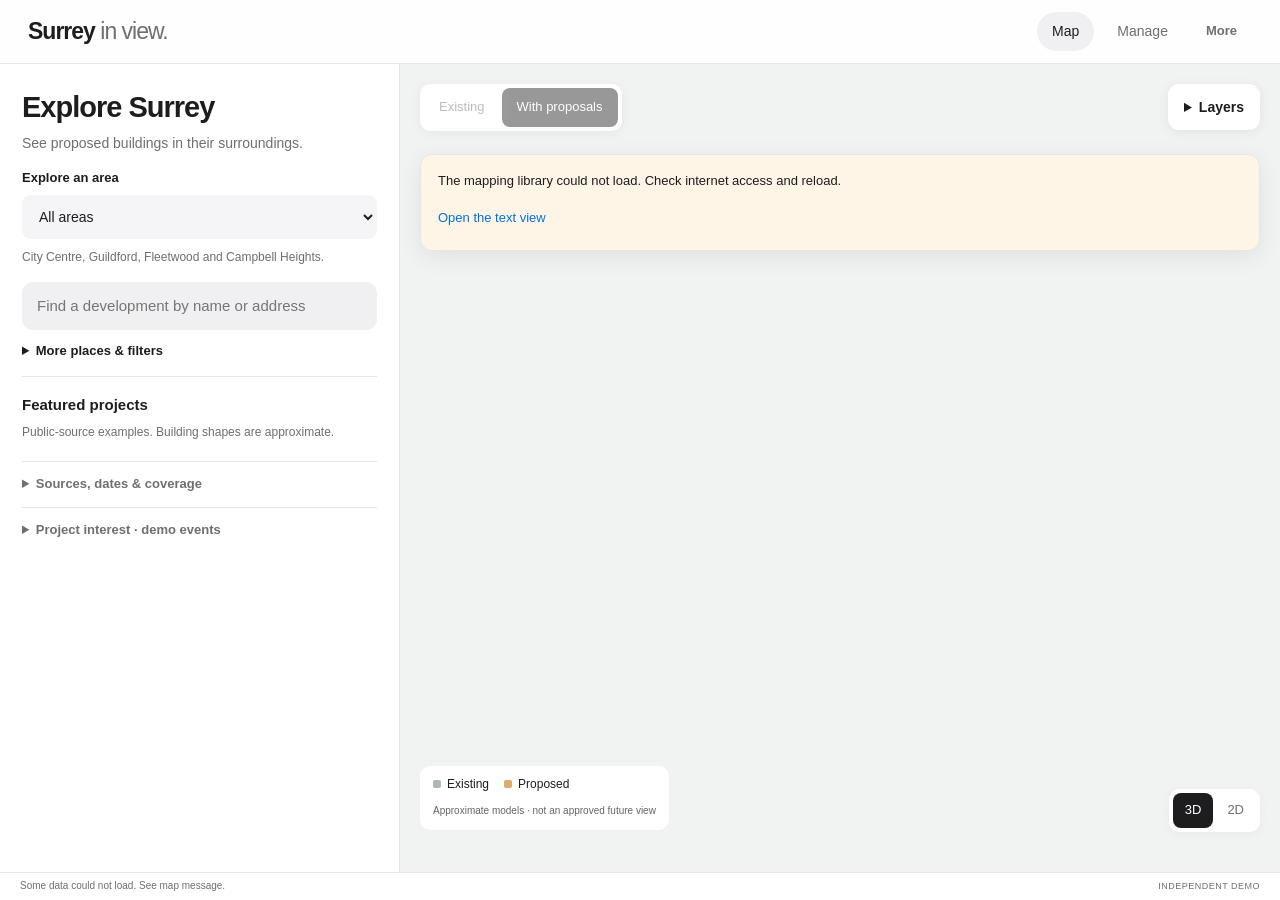
<file: index.html>
<!doctype html><html lang="en"><head><script defer src="browser-workspace.js?v=20260930"></script><meta name="robots" content="noindex,nofollow,noarchive"><meta charset="utf-8"><meta name="viewport" content="width=device-width, initial-scale=1"><meta name="theme-color" content="#ffffff"><title>Surrey in view · Development map</title><link rel="icon" href="data:,"><link rel="stylesheet" href="https://js.arcgis.com/4.34/esri/themes/light/main.css"><link rel="stylesheet" href="map.css?v=back-button-20260930"><script>window.__appErrors=[];addEventListener('error',e=>window.__appErrors.push(e.message));addEventListener('unhandledrejection',e=>window.__appErrors.push(String(e.reason)));</script><script defer src="https://js.arcgis.com/4.34/"></script><script defer src="travel-links.js"></script><script defer src="address-search.js?v=food-shopping-20260930"></script><script defer src="staff-transport.js?v=20260930"></script><script defer src="demo-publishing.js?v=20260930"></script><script defer src="nearby.js?v=inventory-audit-20260930"></script><script defer src="event-demo.js"></script><script defer src="category-menu.js?v=banks-20261001"></script><script defer src="app.js?v=staff-pins-20261001"></script></head>
<body><a class="skip" href="#project-information">Skip to project information</a><a class="skip" href="accessible.html">Open the text view</a><header><a href="./" class="brand">Surrey <span>in view.</span></a><nav class="demo-nav" aria-label="Main navigation"><a href="./" aria-current="page">Map</a><a href="staff.html">Manage</a><details class="nav-more"><summary>More</summary><div><a href="accessible.html">Text view</a><a href="#source-details">Sources</a></div></details></nav></header>
<main><aside id="project-information" tabindex="-1" class="sidebar" aria-label="Projects and directions"><div id="browse-panel"><div class="sidebar-heading"><h1>Explore Surrey</h1><p>See proposed buildings in their surroundings.</p></div><label for="area">Explore an area</label><select id="area"><option value="surrey">All areas</option><option value="centre">City Centre</option><option value="guildford">Guildford</option><option value="fleetwood">Fleetwood</option><option value="campbell">Campbell Heights</option></select><p id="area-context" class="secondary area-context">City Centre, Guildford, Fleetwood and Campbell Heights.</p><label class="sr-only" for="search">Find a development</label><input id="search" class="search-input" type="search" placeholder="Find a development by name or address"><p id="model-count" class="secondary" role="status">Loading 3D examples…</p><details class="filter-options"><summary>More places & filters</summary><div class="segmented browse-scope" role="group" aria-label="Project list"><button id="scope-examples" aria-pressed="true">Featured</button><button id="scope-all" aria-pressed="false">All 3D projects</button></div><label for="browse-data">Browse</label><select id="browse-data"><option value="developments">Development applications</option><option value="bus-routes">Bus routes</option><option value="bus-stops">Bus stops</option><option value="skytrain-stations">SkyTrain stations</option><option value="truck-routes">Truck routes & restrictions</option><option value="bike-routes">Cycling routes</option><option value="bike-parking">Bike parking</option><option value="destinations">Nearby places</option><option value="parks">Parks</option><option value="outdoor-recreation">Outdoor recreation</option><option value="playgrounds">Playgrounds</option></select><label for="status-filter">Status</label><select id="status-filter"><option value="">All statuses</option></select></details><div class="list-heading"><h2 id="list-title">Featured projects</h2><span id="count"></span><span id="list-announcement" class="sr-only" role="status"></span></div><p id="list-note" class="secondary">Public-source examples. Building shapes are approximate.</p><div id="projects" tabindex="-1"></div><button id="load-more" class="outline-button" hidden>Show more</button></div>
<section id="project-map-card" aria-labelledby="map-project-title" hidden><button id="close-project-card" class="back-button">‹ All projects</button><h1 id="map-project-title" tabindex="-1"></h1><p id="project-address" class="secondary"></p><p id="project-summary" class="project-summary"></p><div class="project-meta"><p id="map-project-status" class="secondary"></p><button id="project-details-link" class="text-button project-details-link" type="button">Project details ↓</button></div><p id="proposal-note" class="proposal-note" hidden></p>
<section class="travel-panel" aria-labelledby="travel-heading">
<div class="amenity-heading"><h2 id="travel-heading">What’s nearby?</h2></div>
<details id="directions-panel" class="directions-panel" open><summary>Directions to an address or place</summary><div id="travel-custom-wrap"><label class="sr-only" for="travel-custom">Destination</label><div class="address-search"><input id="travel-custom" type="search" maxlength="200" autocomplete="off" spellcheck="false" role="combobox" aria-autocomplete="list" aria-expanded="false" aria-controls="address-suggestions" aria-describedby="address-status address-keyboard-help" placeholder="Address, university or place"><ul id="address-suggestions" role="listbox" aria-label="Matching addresses and places" hidden></ul><button id="more-addresses" type="button" class="text-button" hidden>More matches</button></div><p id="address-status" class="secondary" role="status"></p><span id="address-keyboard-help" class="sr-only">Type at least three characters. Use the arrow keys to review suggestions, Enter to choose, or Escape to close.</span><span id="address-announcement" class="sr-only" role="status"></span></div><details class="quick-places"><summary>Choose a suggested place</summary><label for="travel-destination">Suggested places</label><select id="travel-destination"><option value="nearest">Nearest SkyTrain station</option><option value="nearest-bus">Nearest bus stop</option><option value="custom">Search an address or place</option><option value="map-point">Choose a point on the map</option></select></details><p id="travel-destination-name" class="destination-name" role="status"></p><div id="travel-links" class="travel-links" role="group" aria-label="Travel modes"></div><div id="connection-summary" hidden><div class="connection-stat"><span>Direct distance</span><strong id="connection-distance">—</strong></div><button id="fit-connection" class="text-button">Show connection on map</button><p class="connection-note">Straight line, not a travel route.</p></div><div class="route-footer"><p id="google-hint" class="secondary">View route times in Google Maps.</p><details class="route-options"><summary>More route options</summary><label for="travel-direction">Direction</label><select id="travel-direction"><option value="outbound">From this development</option><option value="inbound">To this development</option></select><button id="pick-destination" class="text-button" aria-pressed="false">Choose a point on the map</button><p id="connection-endpoints" class="secondary"></p><p class="secondary">Locations use approximate site centres. Confirm entrances and departure time in Google Maps.</p></details></div></details>
<section id="nearby-explorer" class="nearby-explorer" aria-label="Nearby amenities">
<select id="nearby-category" aria-label="Selected amenity category" hidden></select>
<div id="nearby-overview"><div id="nearby-category-grid"></div><span id="category-announcement" class="sr-only" role="status"></span><p id="nearby-category-empty" class="secondary" hidden>No matching categories.</p><div class="category-search-footer"><label class="sr-only" for="nearby-category-search">Find a category</label><input type="search" id="nearby-category-search" placeholder="Find a category" autocomplete="off"></div></div>
<div id="nearby-category-detail" hidden><button id="nearby-category-back" type="button" class="text-button">‹ All amenities</button><div class="category-detail-heading"><h3 id="nearby-category-title" tabindex="-1"></h3><button id="nearby-category-fit" type="button" class="text-button">Show on map</button></div><div id="nearby-category-results" role="region" aria-labelledby="nearby-category-title"></div><button id="nearby-category-more" type="button" class="text-button" hidden>Show more</button></div>
</section></section>
<details id="detail" class="project-more" hidden><summary>Project details</summary><p id="project-area" class="project-eyebrow"></p><p id="application-reference" class="secondary"></p><p id="model-summary" class="model-summary"></p><h3 id="detail-name" class="sr-only"></h3><span id="detail-type" class="sr-only"></span><p id="detail-description"></p><p id="profile-provenance" class="secondary"></p><p id="profile-caution" class="secondary" hidden></p><div id="source-links"></div><p class="geometry-note"></p><div class="stats"><div><strong id="rail-distance">—</strong><small>nearest SkyTrain</small></div><div><strong id="bus-distance">—</strong><small>nearest bus stop</small></div></div><div id="nearest-details" class="secondary"></div><h3>Nearby places</h3><div id="nearby-places"></div><p class="secondary">Straight-line distances to approximate reference points. A stop accessibility flag does not establish an accessible route.</p><button id="station-distance" class="text-button">Show nearest SkyTrain connection</button></details><details id="model-detail" class="project-more" aria-label="Building dimensions and sources" hidden></details><div id="map-project-links" hidden></div><p id="map-project-description" hidden></p></section>
<div class="sidebar-foot"><details id="source-details" class="data-notes"><summary>Sources, dates & coverage</summary><p id="revision-label" class="revision-label" role="status">Loading…</p><div id="source-notes"></div><p class="search-credit">Search uses <a href="https://www2.gov.bc.ca/gov/content/data/geographic-data-services/location-services/geocoder" target="_blank" rel="noopener">BC Address Geocoder</a> and <a href="https://www.openstreetmap.org/copyright" target="_blank" rel="noopener">Photon / OpenStreetMap</a>.</p><p>Nearby commercial places cover major chains across the Metro Vancouver area. The regional OpenStreetMap snapshot is supplemented by official operator listings in Surrey. Community mapping may miss branches or retain closed locations; this is not a guaranteed complete live directory. Distances are straight lines from the selected development. Surrey park results exclude greenbelts, undeveloped land and private sites. Playground, outdoor recreation, bus stop and bike parking records are retained. Regional hospitals, campuses, civic places and recycling sites use the linked source inventories. Place source links distinguish operator information from community mapping.</p><p>Contains information licensed under the Open Government Licence – City of Surrey. Public GIS snapshots downloaded <span id="snapshot-date">as recorded in the source manifests</span>. Retrieval date does not establish when each source was updated.</p><p>Amenity snapshots: 23 September 2026 UTC. Park results include named passive and nature parks; source records do not always publish operating status. Playground records have no status field. Counts are mapped features, not a guarantee of public access, opening hours or current operation. The nearest place in each category is measured from the approximate development site centre. Park views filter out greenbelts, utility corridors and undeveloped or private land. Raw downloaded inventories remain unchanged.</p><a href="data/amenity-sources.json" target="_blank" rel="noopener">Amenity sources and coverage ↗</a><br><a href="data/destinations-sources.json" target="_blank" rel="noopener">Nearby places: sources and coverage ↗</a><br><a href="data/culture-places-sources.json" target="_blank" rel="noopener">Neighbourhoods, culture &amp; carpool locations ↗</a><br><a href="data/nature-parks-sources.json" target="_blank" rel="noopener">Regional &amp; provincial parks ↗</a><br><a href="data/national-parks-sources.json" target="_blank" rel="noopener">National parks ↗</a><br><a href="data/sports-facilities-sources.json" target="_blank" rel="noopener">Regional sports facilities ↗</a><br><a href="data/city-sports-sources.json" target="_blank" rel="noopener">Surrey sports facilities ↗</a><br><a href="data/schools-sources.json" target="_blank" rel="noopener">Schools: sources and coverage ↗</a><br><a href="data/childcare-sources.json" target="_blank" rel="noopener">Childcare: sources and coverage ↗</a><br><p>Nearby schools do not establish school catchments or admission. Childcare listings do not show available spaces.</p><a href="data/public-facilities-sources.json" target="_blank" rel="noopener">Hospitals, campuses, libraries &amp; city halls ↗</a><br><a href="data/waste-facilities-sources.json" target="_blank" rel="noopener">Recycling depots &amp; disposal sources ↗</a><br><a href="data/regional-connections-sources.json" target="_blank" rel="noopener">Regional rail, airports, ferries &amp; border sources ↗</a><p><a href="data/destinations.geojson" download>Download the regional place inventory ↗</a> · <a href="https://www.openstreetmap.org/copyright" target="_blank" rel="noopener">OpenStreetMap attribution &amp; ODbL licence ↗</a></p><p>Application statuses are preserved as published. Closed, concluded, cancelled, rejected and error records are excluded. A remaining record is not necessarily under construction.</p><p>Bike parking means published racks, lockers or parkades. <a href="https://climateactiontracker.surrey.ca/actions/T5.1" target="_blank" rel="noopener">Surrey's Bird bike-share pilot ended in October 2025</a>; old docking stations are not shown as operating.</p><p>Gold 3D shapes are proposed-building samples with source and modelling assumptions shown in each project. These are not City-approved geometry. Existing 3D buildings use published City footprints and heights, requested as you explore. Both layers use metres with no height exaggeration. The ground is flat; terrain and current site changes are not verified. Existing buildings remain in the proposal view; demolition is not simulated. They are background context, not proposed projects. No live vehicle locations, arrival predictions or rack availability. *Distances are straight lines from the approximate centre of the application site, not walking routes.</p><a href="data/proposed-building-sources.json" target="_blank" rel="noopener">Proposed 3D samples: sources and assumptions ↗</a><br><a href="data/proposed-buildings.geojson" download>Download model snapshot ↗</a><br><a href="data/developments.geojson" download>Download application snapshot ↗</a><br><a href="data/transport-sources.json" target="_blank">Transportation source manifest ↗</a></details><details id="demo-events" class="data-notes"><summary>Project interest · demo events</summary><p>Local examples of events for the City’s analytics: project views, layer changes and area selections. Nothing here is sent to Google Analytics. Address searches are not recorded.</p><p id="demo-events-count"></p><ol id="demo-events-list"></ol><button id="clear-demo-events" class="outline-button">Clear local events</button></details></div></aside>
<section class="map-section" aria-label="Development and transportation map"><p id="map-keyboard-help" class="sr-only">Use arrow keys to move the map. Project and place information is also available through the list. When choosing a destination or measuring, Enter selects the centre crosshair and Escape cancels.</p><div id="viewDiv" role="group" aria-label="Interactive map" aria-describedby="map-keyboard-help"></div><span id="map-pick-target" aria-hidden="true" hidden>+</span><div class="map-toolbar"><div class="comparison-buttons segmented" role="group" aria-label="Compare existing buildings with proposed buildings"><button id="compare-existing" aria-pressed="false" disabled>Existing</button><button id="compare-proposed" aria-pressed="true" disabled>With proposals</button></div></div><div class="map-view-tools"><button id="fit-project" class="fit-project" hidden>Fit project</button><div class="view-buttons segmented" role="group" aria-label="Map perspective"><button id="view-3d" aria-pressed="true" class="active">3D</button><button id="view-top" aria-pressed="false">2D</button></div></div>
<div class="map-key" aria-live="polite"><p><span class="key-existing">Existing</span><span id="key-proposed" class="key-proposed">Proposed</span></p><span id="scenario-note">Approximate models · not an approved future view</span></div><details id="layers-panel"><summary>Layers <span id="loaded-count"></span></summary><div id="layer-controls"></div><p class="truck-key">Truck routes: solid grey. Restrictions: dashed amber. Dangerous goods: dotted purple. Check <a href="https://www.surrey.ca/services-payments/parking-streets-transportation/trucks-oversize-vehicles" target="_blank" rel="noopener">City restrictions</a>; Google directions are not truck routing.</p><div class="layer-actions"><button id="show-models" class="text-button" disabled>View a 3D example</button><button id="measure" class="text-button" aria-pressed="false">Measure distance</button><button id="data-tools" class="text-button">Sources</button></div></details><div id="measure-panel" hidden><div><strong>Direct distance</strong><button id="clear-measure" aria-label="Clear measurement">×</button></div><p id="measure-result" role="status" tabindex="-1">Choose two points.</p></div><div id="destination-prompt" hidden role="status">Choose a map point, or move with the arrow keys and press Enter at the crosshair. Escape cancels.</div><div id="feature-info" role="region" aria-labelledby="feature-title" hidden><button id="close-feature" aria-label="Close feature details">×</button><h2 id="feature-title" tabindex="-1"></h2><dl id="feature-properties"></dl><a id="feature-source" target="_blank" rel="noopener">Source ↗</a></div><div id="loading" role="status"><span class="spinner" aria-hidden="true"></span><strong>Loading Surrey</strong><p>Preparing the map…</p><a href="accessible.html">Open the text view</a></div><div id="map-error" hidden role="alert"><p id="map-error-message"></p><a href="accessible.html">Open the text view</a></div></section></main><noscript><p>JavaScript is needed to explore this map. <a href="data/developments.geojson">Download the public project data</a>.</p></noscript><footer><span id="status" role="status">Loading public data…</span><span>INDEPENDENT DEMO</span></footer></body></html>
</file>
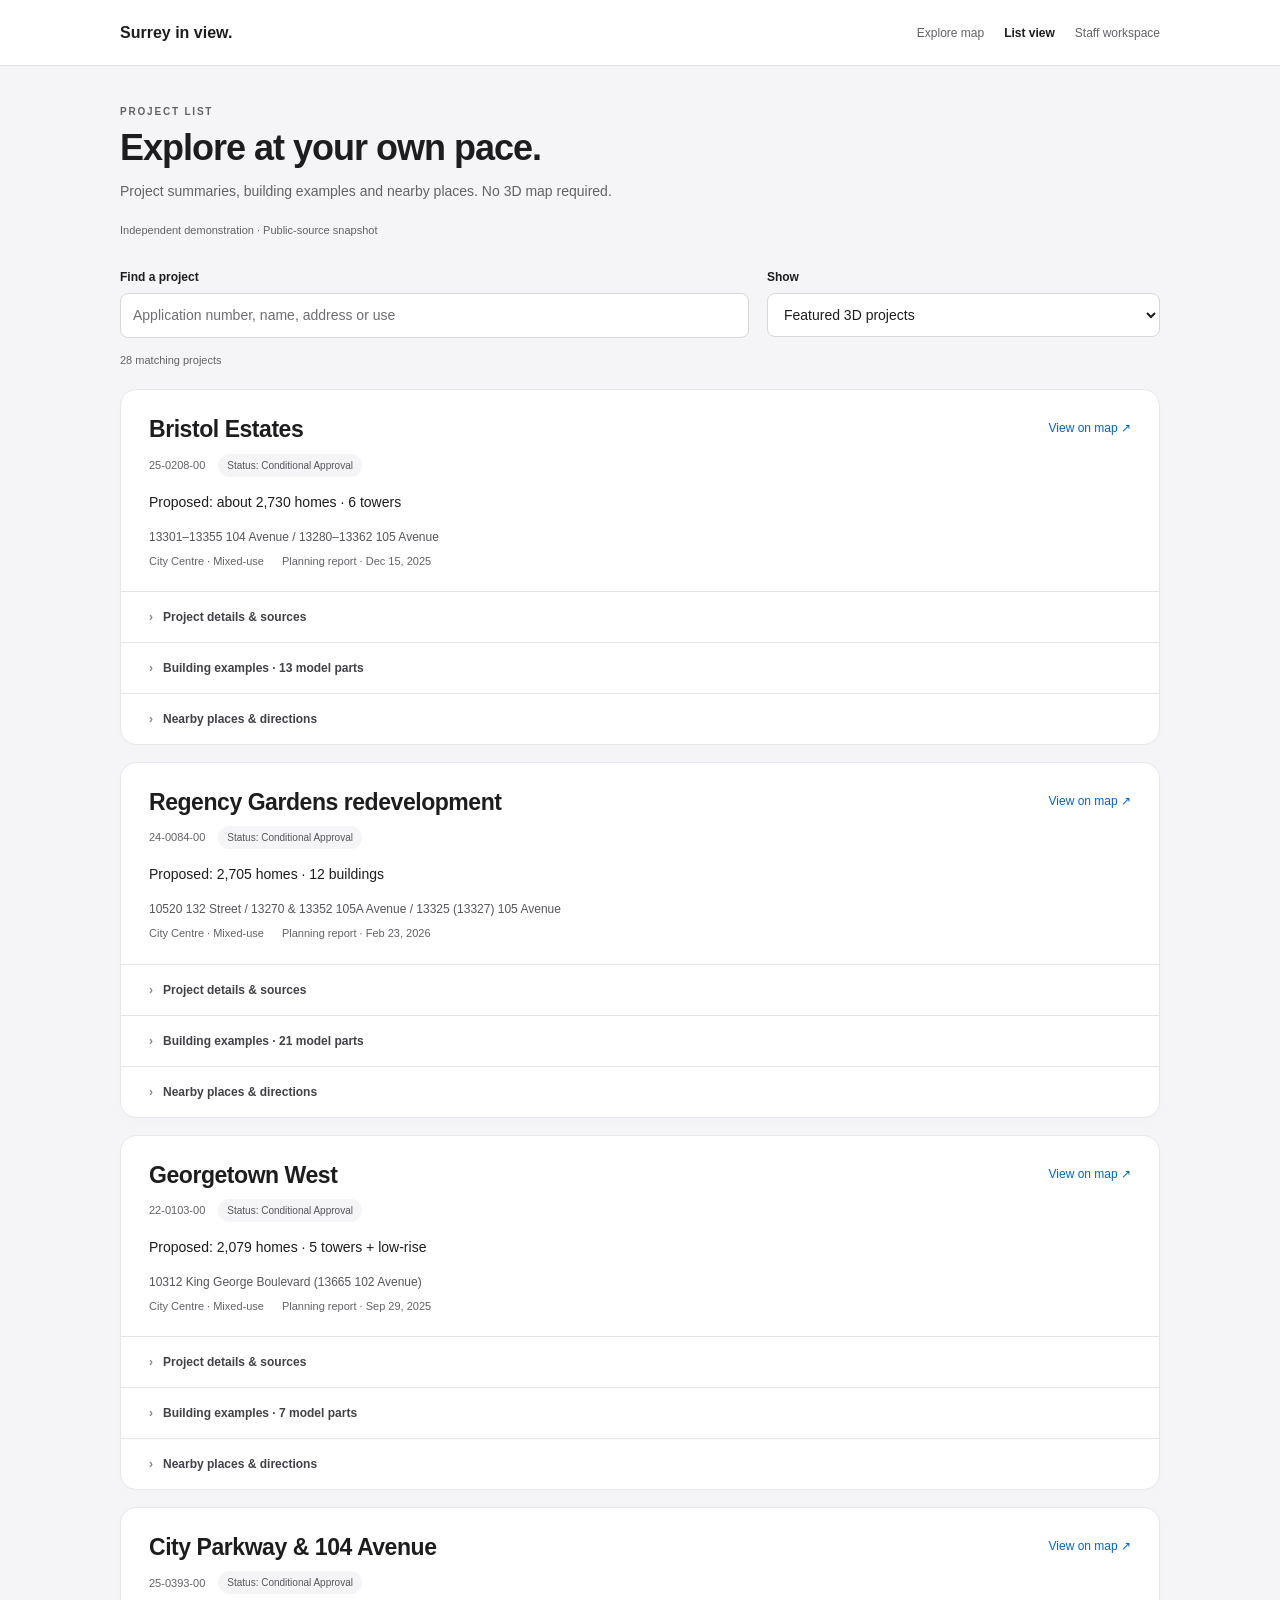
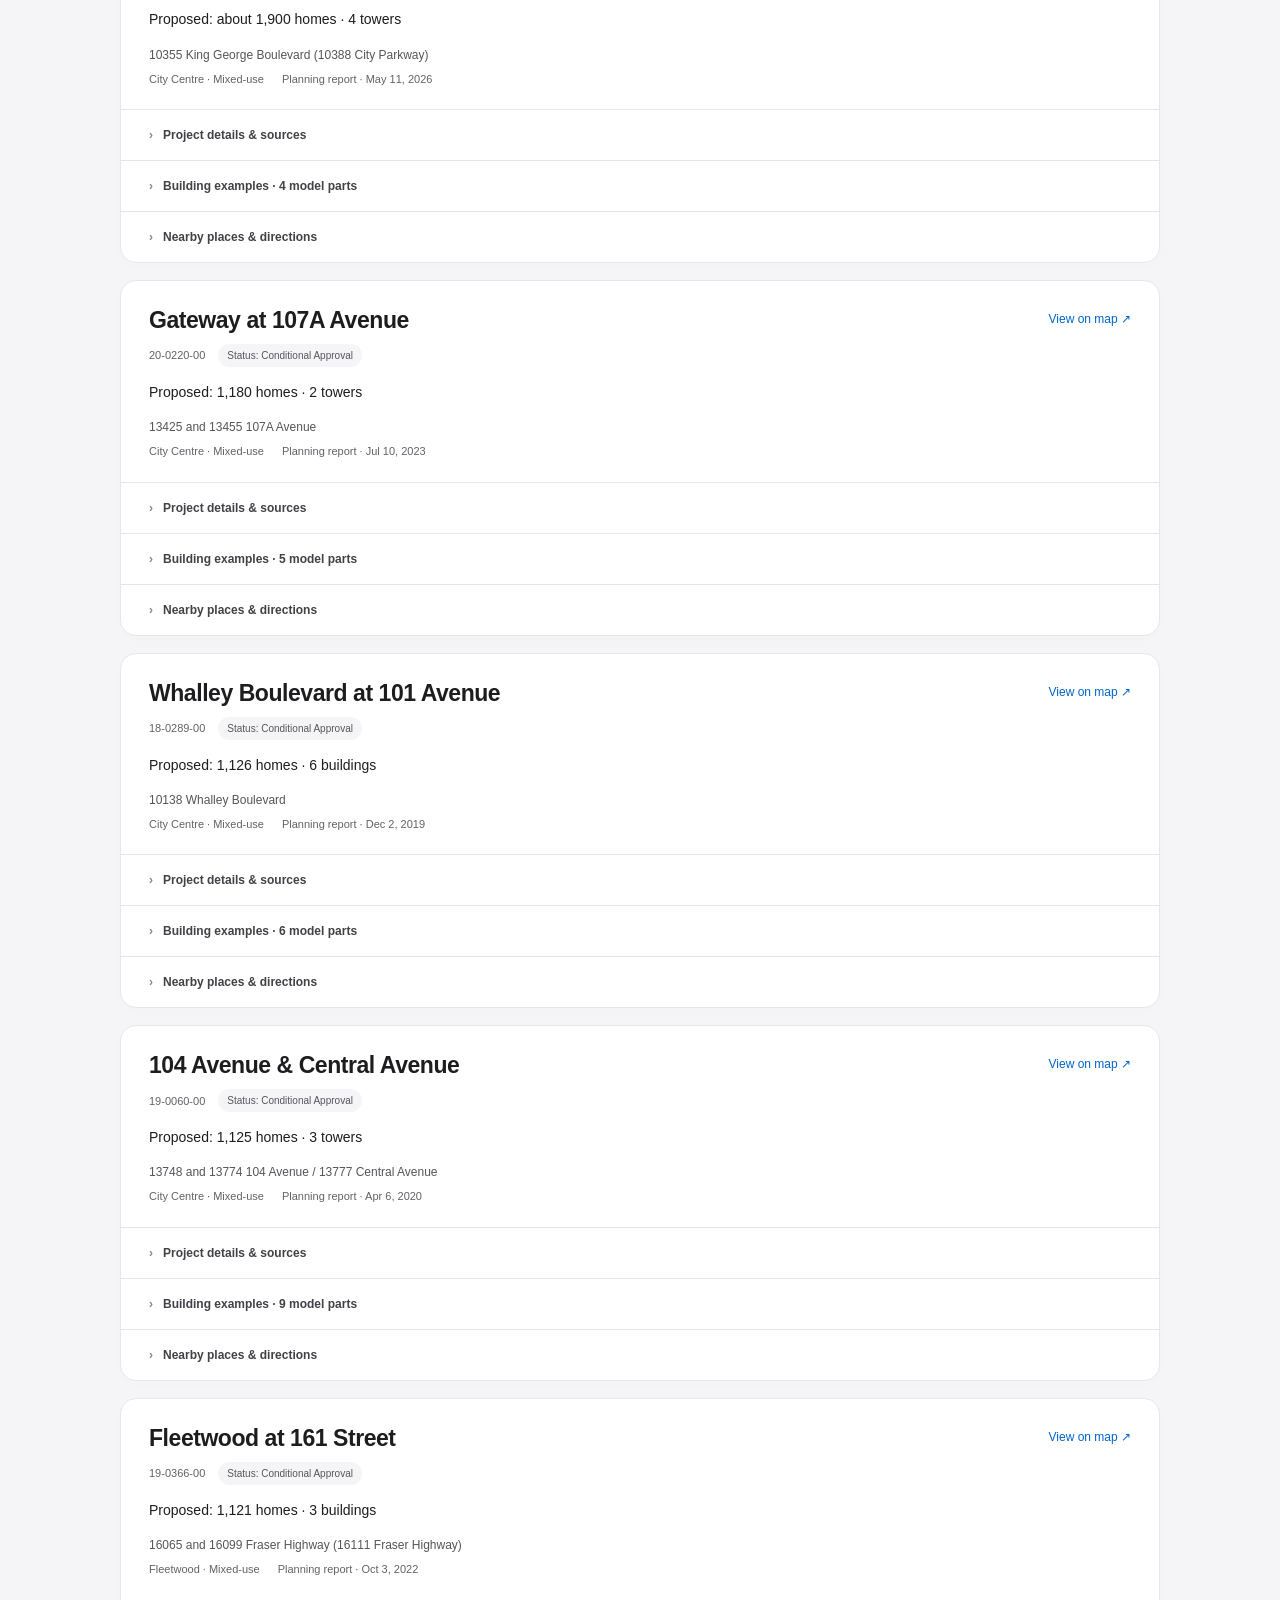
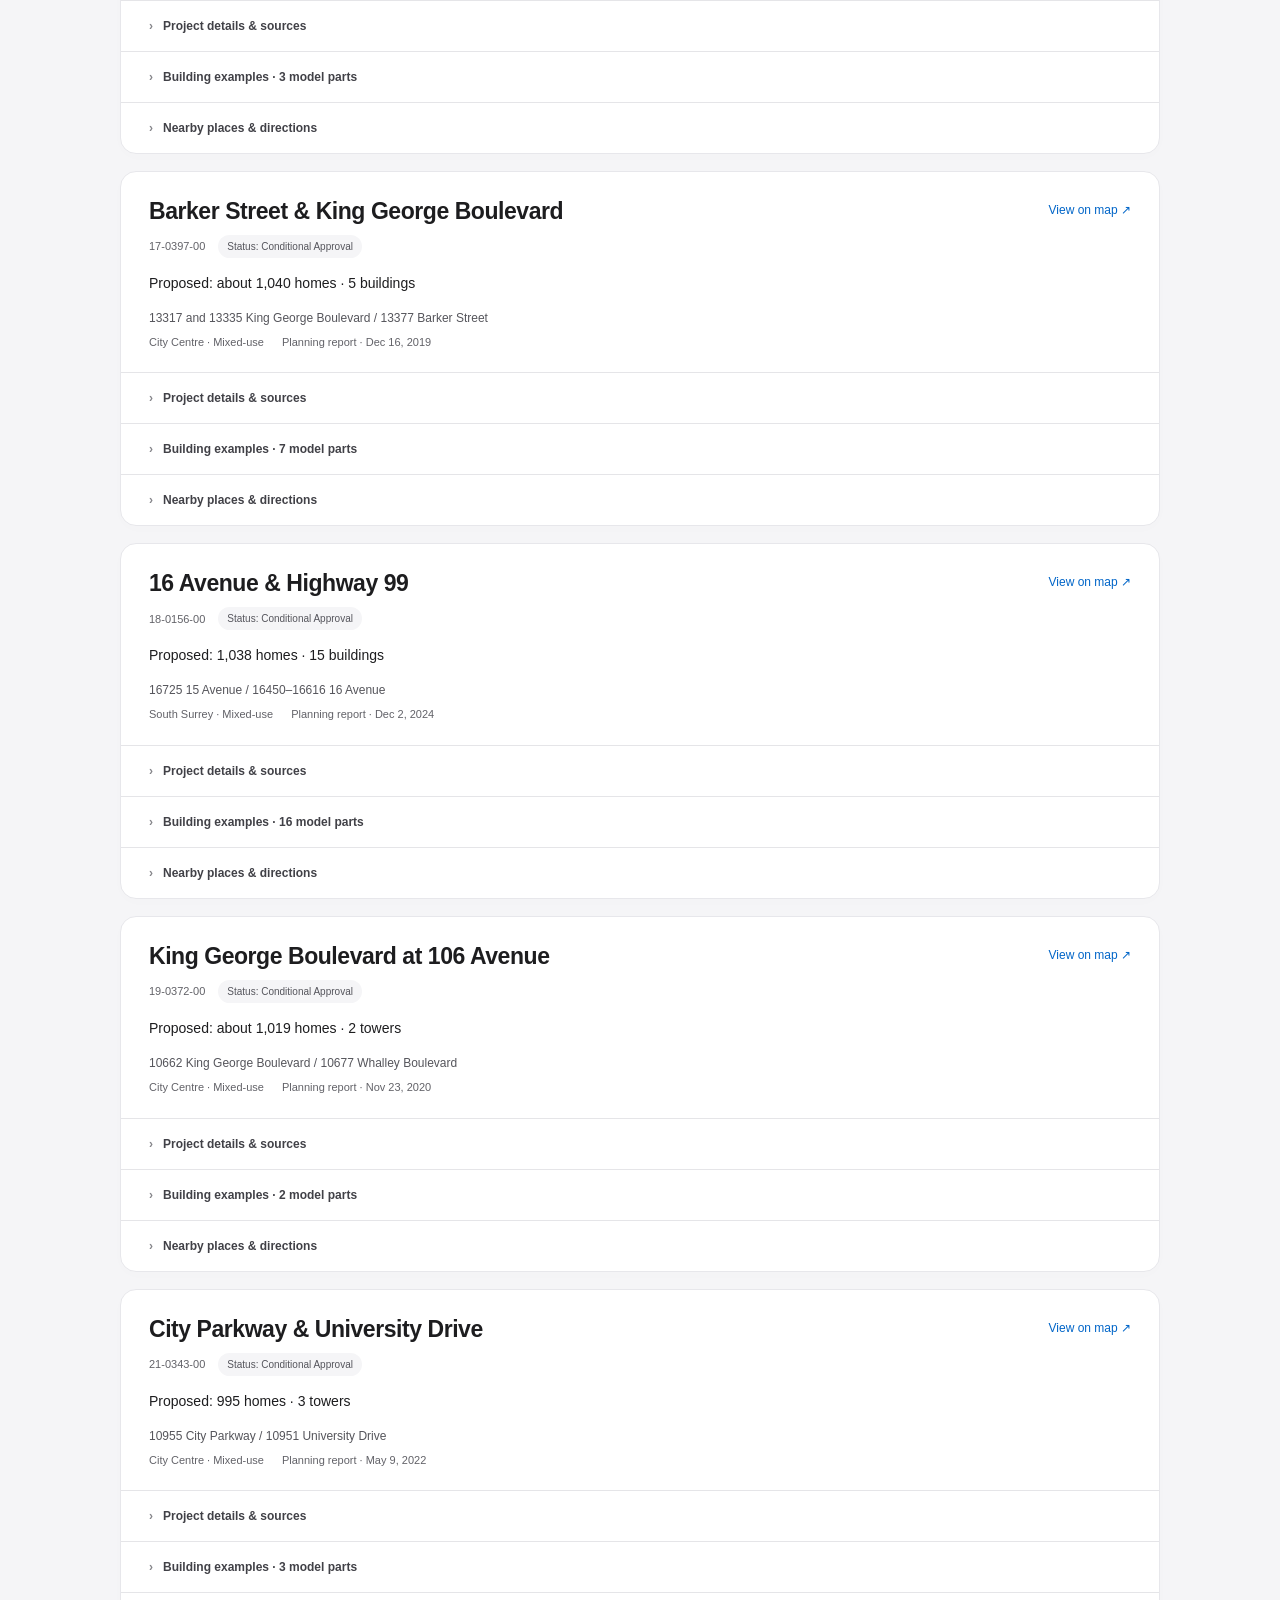
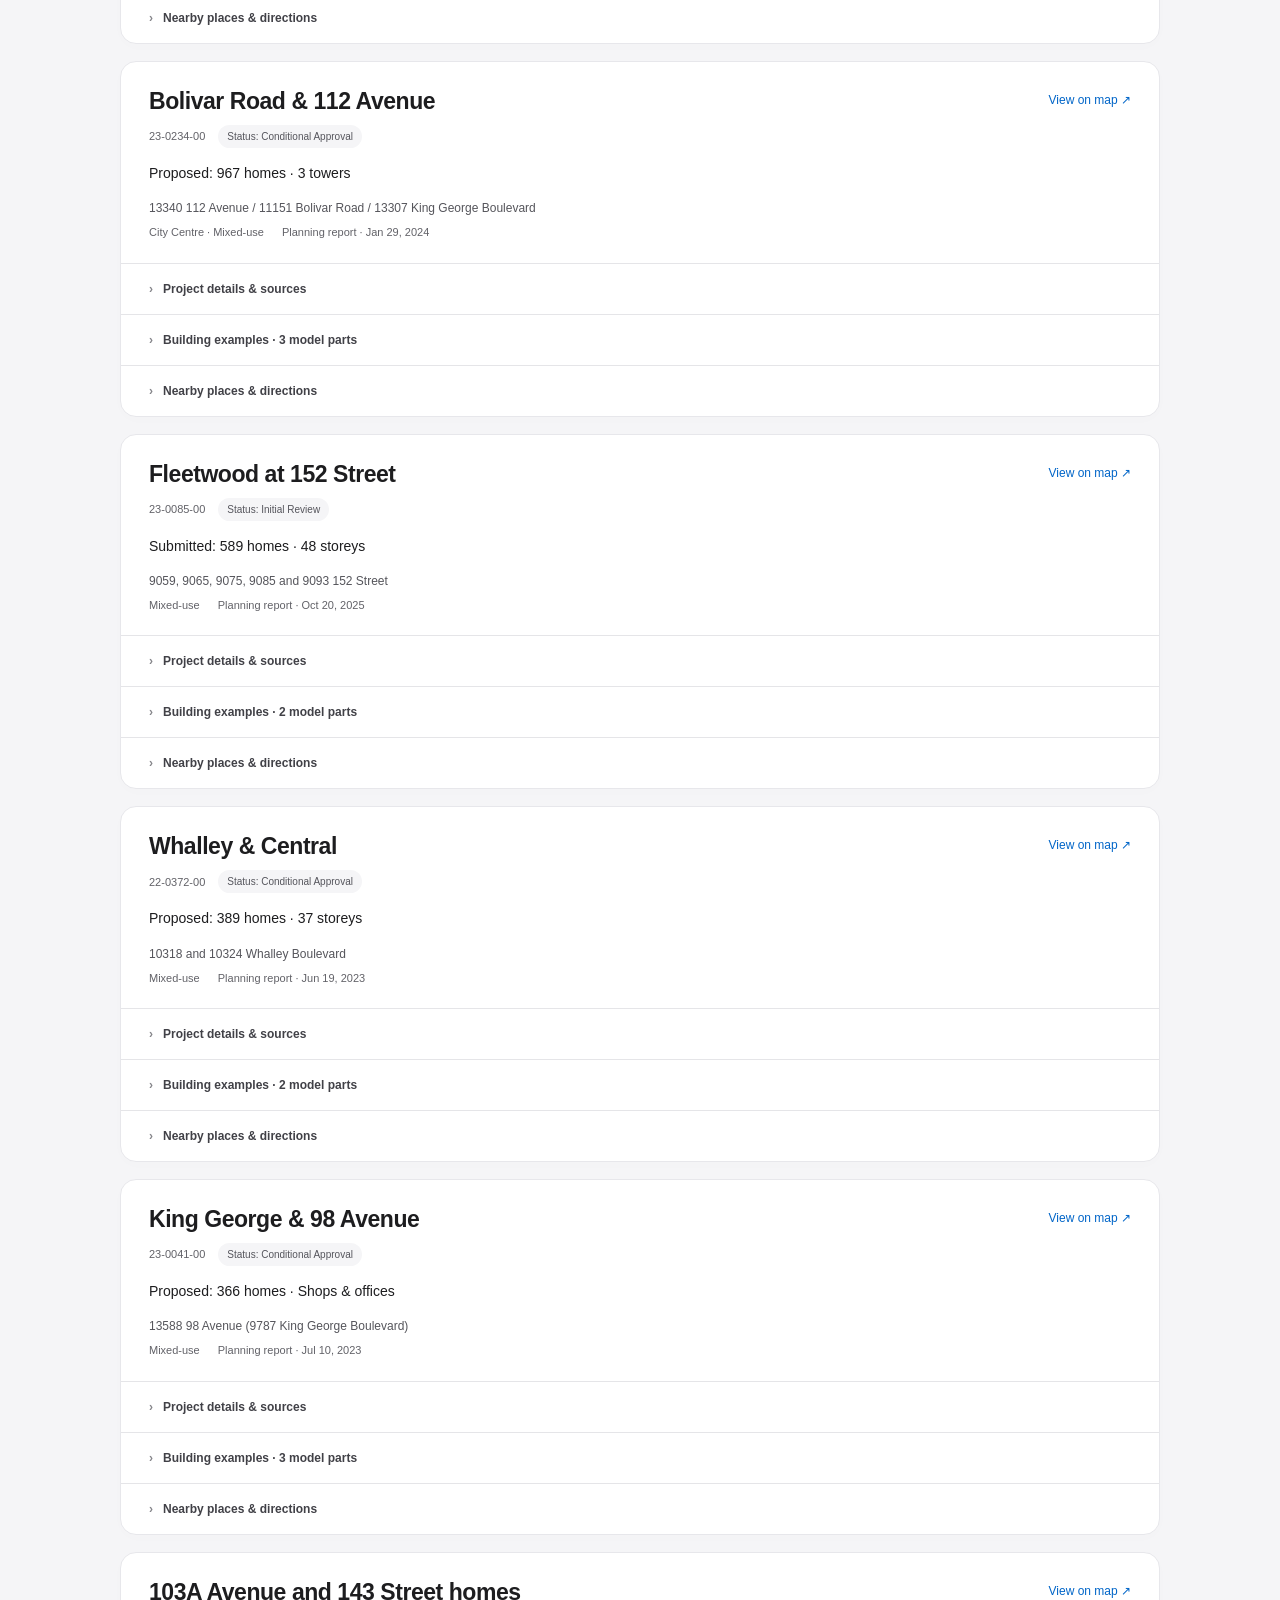
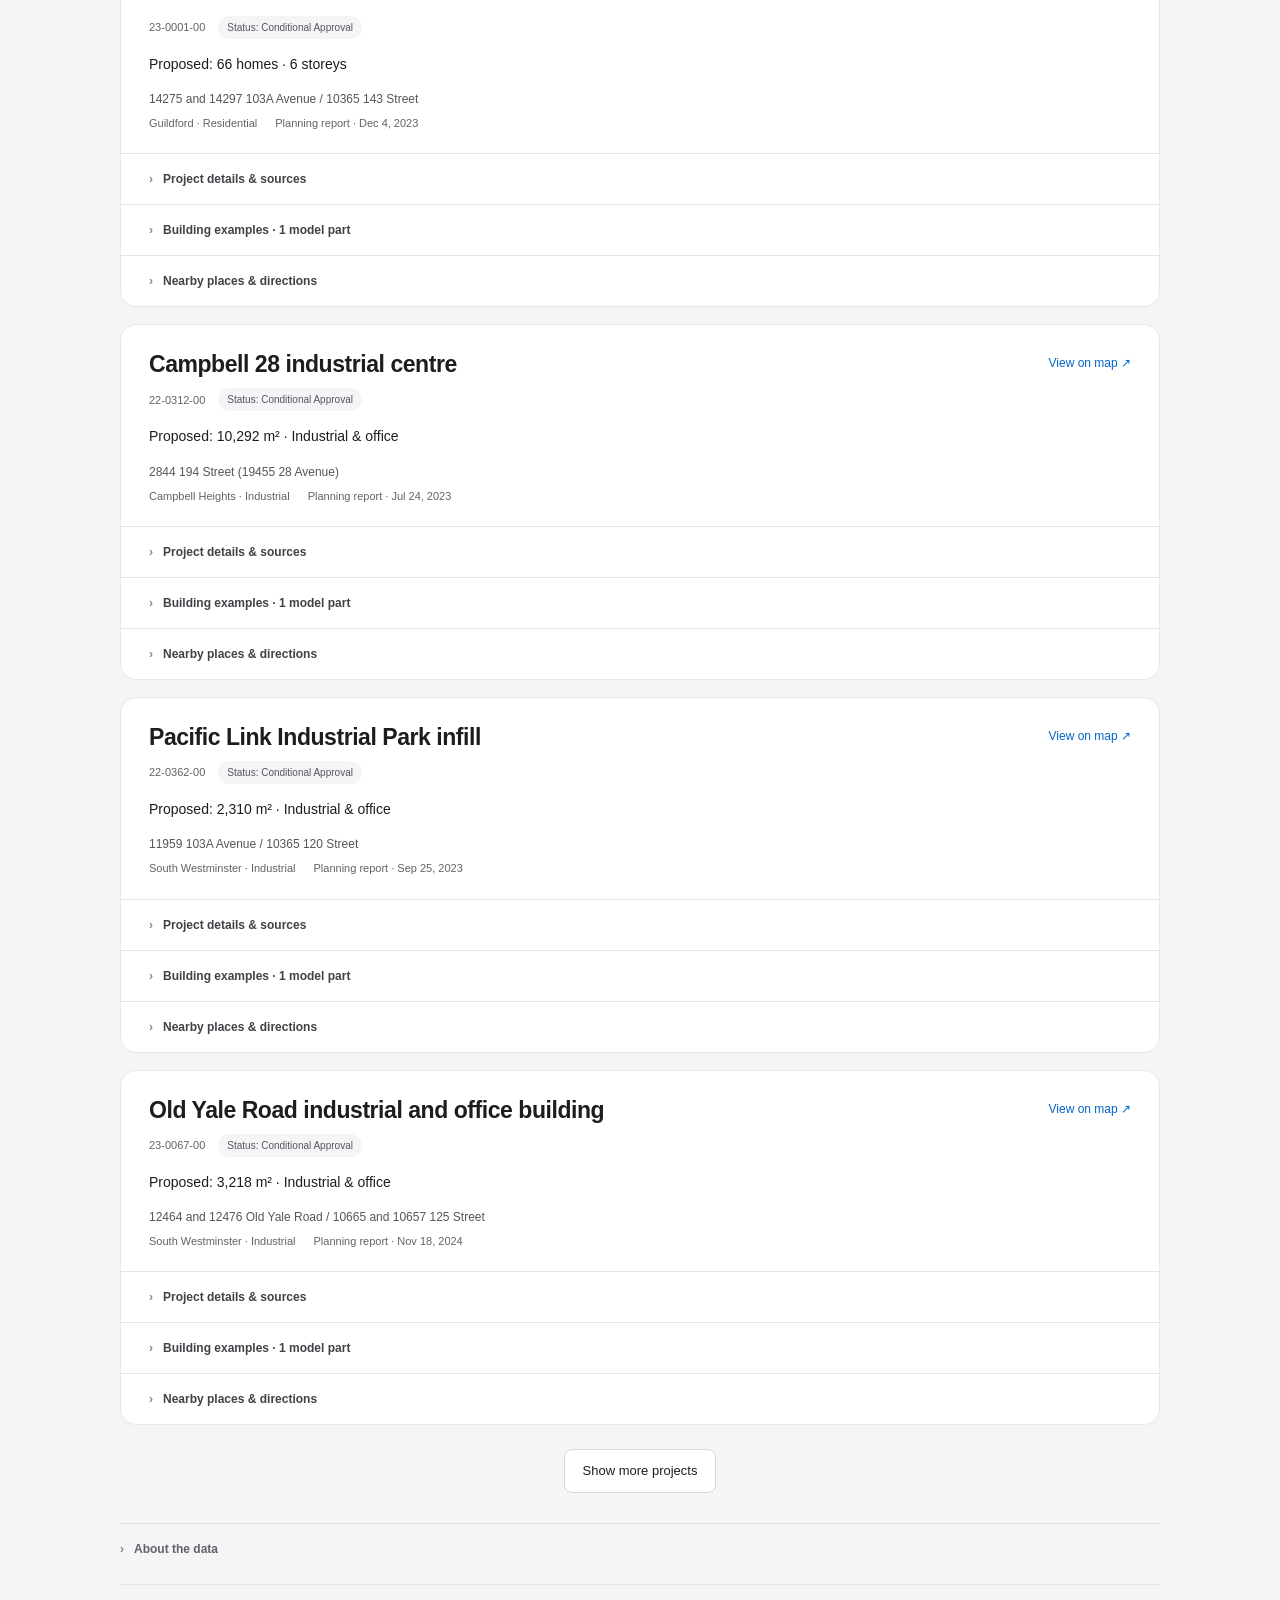
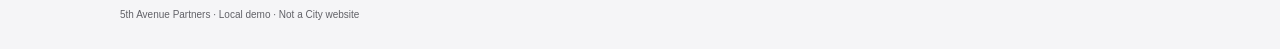
<file: accessible.html>
<!doctype html>
<html lang="en">
<head><script defer src="browser-workspace.js?v=20260930"></script><meta name="robots" content="noindex,nofollow,noarchive">
  <meta charset="utf-8"><meta name="viewport" content="width=device-width,initial-scale=1">
  <title>Surrey in view · Project list</title><link rel="icon" href="data:,">
  <link rel="stylesheet" href="accessible.css?v=mobile-aa-final-20260929"><script defer src="staff-transport.js?v=20260930"></script><script defer src="demo-publishing.js?v=20260930"></script><script defer src="nearby.js?v=20260929parks"></script><script defer src="travel-links.js"></script><script defer src="accessible.js?v=staff-pins-20261001"></script>
</head>
<body>
  <a class="skip" href="#content">Skip to project list</a>
  <header><a class="brand" href="./" data-map-link>Surrey in view.</a><nav aria-label="Demo pages"><a href="./" data-map-link>Explore map</a><a href="accessible.html" aria-current="page">List view</a><a href="staff.html">Staff workspace</a></nav></header>
  <main id="content" tabindex="-1">
    <section class="intro"><p class="eyebrow">PROJECT LIST</p><h1>Explore at your own pace.</h1><p>Project summaries, building examples and nearby places. No 3D map required.</p><p id="revision" class="revision" role="status">Loading published data…</p></section>
    <section class="filters" aria-label="Find a project"><div><label for="search">Find a project</label><input type="search" id="search" placeholder="Application number, name, address or use" autocomplete="off"></div><div><label for="filter">Show</label><select id="filter"><option value="models">Featured 3D projects</option><option value="all">All 3D projects</option></select></div></section>
    <p id="result-count" class="result-count" role="status" aria-live="polite"></p>
    <div id="project-list" aria-busy="true"></div><button id="more" type="button" hidden>Show more projects</button>
    <details class="about"><summary>About the data</summary><div><p>This is an independent demonstration, not a City website. Application records, planning reports and approximate building samples can describe different dates or stages. The samples are not approved designs or the RFP’s final project list.</p><p>Floor areas are proposed project totals, not available leasing space. Nearby distances use approximate reference points, not entrances or travel times. A published accessible bus-stop flag does not establish an accessible route to the stop.</p><p><a href="data/proposed-building-sources.json">Model sources</a> · <a href="data/amenity-sources.json">Amenity sources</a> · <a href="data/transport-sources.json">Transport sources</a></p></div></details>
  <noscript><p>JavaScript is needed to load the project list. <a href="data/developments.geojson">Download the public project data</a>.</p></noscript></main>
  <footer>5th Avenue Partners · Local demo · Not a City website</footer>
</body>
</html>
</file>
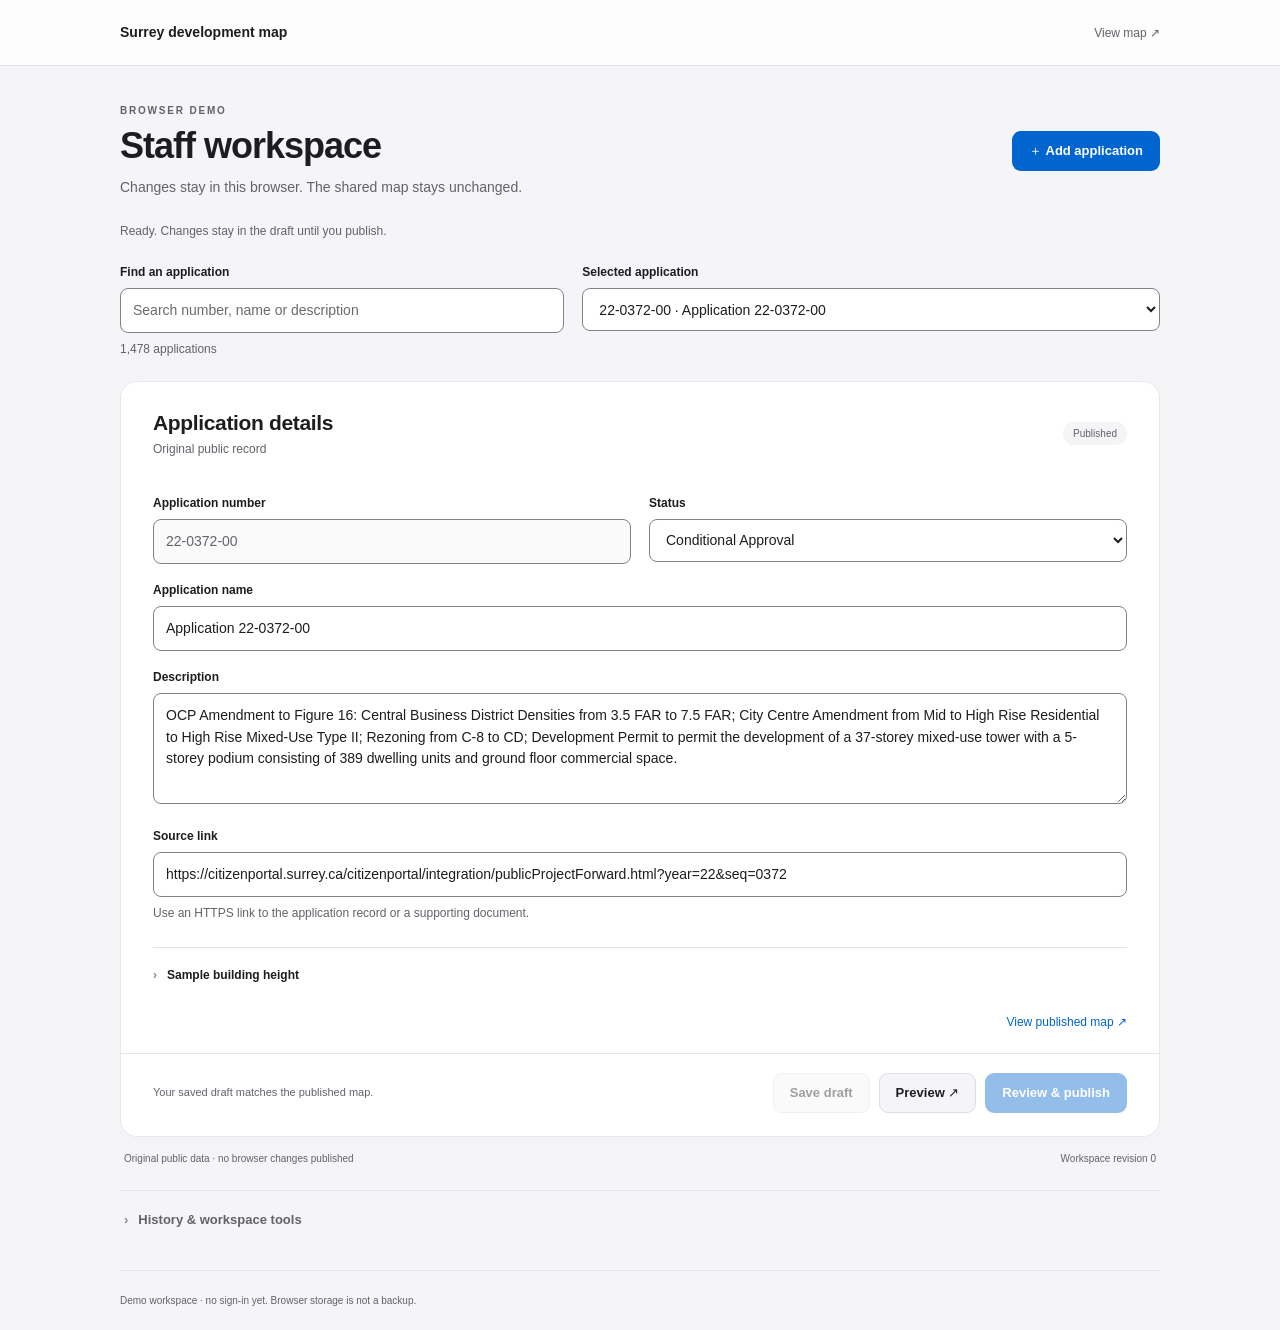
<file: staff.html>
<!doctype html>
<html lang="en">
<head><script defer src="browser-workspace.js?v=20260930"></script><meta name="robots" content="noindex,nofollow,noarchive">
  <meta charset="utf-8"><meta name="viewport" content="width=device-width, initial-scale=1">
  <title>Staff workspace · Surrey development map</title>
  <link rel="stylesheet" href="staff.css?v=20261001"><script src="address-search.js?v=food-shopping-20260930" defer></script><script src="staff-transport.js?v=20260930" defer></script><script src="staff-review.js?v=20261001" defer></script><script src="staff.js?v=20261001" defer></script>
</head>
<body>
  <a class="skip-link" href="#workspace-main">Skip to staff workspace</a>
  <header class="masthead"><a class="brand" href="./">Surrey development map</a><nav aria-label="Workspace"><a href="./">View map ↗</a></nav></header>
  <dialog id="remove-dialog" aria-labelledby="remove-title"><h2 id="remove-title">Remove this project?</h2><p>It will be removed from the draft. Save and publish to remove it from the map. You can restore it from history.</p><div class="dialog-actions"><button id="cancel-remove" type="button" class="secondary">Keep project</button><button id="confirm-remove" type="button" class="primary">Remove from draft</button></div></dialog>
  <dialog id="publish-dialog" aria-labelledby="publish-title"><h2 id="publish-title">Review your changes</h2><p id="publish-scope"></p><ul id="publish-changes"></ul><div class="dialog-actions"><button id="cancel-publish" type="button" class="secondary">Keep editing</button><button id="confirm-publish" type="button" class="primary">Publish changes</button></div></dialog>
  <main id="workspace-main" tabindex="-1">
    <section class="intro"><div><p class="eyebrow">BROWSER DEMO</p><h1>Staff workspace</h1><p>Changes stay in this browser. The shared map stays unchanged.</p></div><button id="add-application" class="primary" type="button" disabled><span aria-hidden="true">＋</span> Add application</button></section>
    <p id="feedback" class="feedback" role="status" aria-live="polite" aria-atomic="true">Loading your workspace…</p>
    <div id="workspace" hidden>
      <section class="picker" aria-label="Choose an application"><div><label for="project-filter">Find an application</label><input id="project-filter" type="search" placeholder="Search number, name or description" autocomplete="off"></div><div><label for="project-select">Selected application</label><select id="project-select"></select></div><p id="project-count" class="help" role="status" aria-live="polite" aria-atomic="true"></p></section>
      <section class="editor" aria-labelledby="edit-heading">
        <div class="editor-heading"><div><h2 id="edit-heading">Application details</h2><p id="record-kind" class="help">Original public record</p></div><button id="cancel-add" type="button" class="quiet" hidden>Cancel</button><span id="dirty-label" class="pill">Saved</span></div>
        <form id="editor-form" novalidate>
          <div class="two-column"><div><label for="project-number">Application number</label><input id="project-number" aria-describedby="number-help" spellcheck="false" autocapitalize="none" required maxlength="12" pattern="[0-9]{2}([0-9]{2})?-[0-9]{4}-[0-9]{2}" placeholder="26-1234-00" readonly><p id="number-help" class="help" hidden>Use YY-NNNN-NN or YYYY-NNNN-NN.</p></div><div><label for="project-status">Status</label><select id="project-status" required></select></div></div>
          <label for="display-name">Application name</label><input id="display-name" maxlength="160" required placeholder="A clear name for the map">
          <label for="description">Description</label><textarea id="description" rows="4" maxlength="6000" placeholder="What is proposed?"></textarea>
          <label for="source-url">Source link</label><input id="source-url" type="url" inputmode="url" spellcheck="false" autocapitalize="none" aria-describedby="source-help" pattern="https://.*" maxlength="2048" placeholder="https://…" required><p id="source-help" class="help">Use an HTTPS link to the application record or a supporting document.</p>
          <section id="location-section" class="location-section" aria-labelledby="location-heading" hidden><h3 id="location-heading">Location</h3><p class="help">New applications appear as pins in your preview. Building models are added separately.</p><label for="location-search">Find an address or place</label><div class="address-search"><input id="location-search" type="search" placeholder="Street number and address in Surrey" autocomplete="off" role="combobox" aria-autocomplete="list" aria-expanded="false" aria-controls="location-results" aria-describedby="location-status"><ul id="location-results" role="listbox" aria-label="Matching locations" hidden></ul></div><p id="location-status" class="help" role="status">Choose a result, or enter known coordinates below.</p><p id="location-selected" class="selected-location" hidden></p><details id="coordinate-details"><summary>Enter coordinates</summary><div class="two-column"><div><label for="longitude">Longitude</label><input id="longitude" type="number" aria-describedby="coordinates-help" step="any" min="-123" max="-122.5" inputmode="decimal" placeholder="−122.8484"></div><div><label for="latitude">Latitude</label><input id="latitude" type="number" aria-describedby="coordinates-help" step="any" min="48.99" max="49.25" inputmode="decimal" placeholder="49.1887"></div></div><label for="location-basis">Location note <span class="optional">optional</span></label><input id="location-basis" maxlength="1000" placeholder="Where did these coordinates come from?"><p id="coordinates-help" class="help">Use coordinates within the Surrey area. The pin does not establish a site boundary.</p></details><p class="search-credit">Searches use <a href="https://www2.gov.bc.ca/gov/content/data/geographic-data-services/location-services/geocoder" target="_blank" rel="noopener">BC Address Geocoder</a> and <a href="https://www.openstreetmap.org/copyright" target="_blank" rel="noopener">Photon / OpenStreetMap</a>.</p></section>
          <details id="model-details" class="advanced-inline"><summary>Sample building height</summary><p id="no-model" class="help">No sample model is attached to this application.</p><div id="model-fields" hidden><label for="model-select">Building part</label><select id="model-select"></select><p id="baseline-height" class="help"></p><div class="two-column"><div><label for="height">Height, metres</label><input id="height" type="number" aria-describedby="baseline-height" required min="0.01" max="600" step="any" inputmode="decimal"></div></div><label for="height-reason">Reason for the change</label><textarea id="height-reason" rows="2" minlength="8" maxlength="1400" placeholder="Evidence or assumptions behind the new height"></textarea><p class="help">Edited heights are labelled “Staff-edited / unverified”.</p><button type="button" id="reset-model" class="quiet">Restore original height</button></div></details>
          <div class="record-actions"><button id="remove-application" type="button" class="quiet danger" hidden>Remove project</button><a id="view-published" href="./" target="_blank" rel="noopener">View published map ↗</a></div><div class="editor-bottom"><p id="draft-state" class="help">Your changes are saved as a draft first.</p><div class="form-actions"><button id="save-draft" type="submit" class="secondary">Save draft</button><a id="preview" aria-label="Preview saved draft (opens in a new tab)" href="./?preview=draft" target="_blank" rel="noopener" class="button secondary">Preview ↗</a><button type="button" id="publish" class="primary">Review &amp; publish</button></div></div>
        </form>
      </section>
      <div class="workspace-meta"><span id="published-at">No staff version published yet.</span><span>Workspace revision <span id="revision">—</span></span></div>
      <details class="advanced"><summary>History & workspace tools</summary><div class="advanced-content"><section><h3>Published versions</h3><p class="help">Keeps the last 10 published versions here. Restore to draft, review, then publish.</p><ul id="history" class="history-list"></ul></section><section><h3>Draft backup</h3><p id="import-help" class="help">Export includes unsaved edits. Import validates the file, then replaces the saved draft.</p><button id="export" type="button" class="secondary">Export JSON</button><label for="import-file">Import JSON <span class="optional">up to 990 KB</span></label><input id="import-file" type="file" aria-describedby="import-help" accept=".json,application/json"><div class="workspace-tools"><button id="reset-project" type="button" class="quiet">Restore original application details</button><button id="reload" type="button" class="quiet">Reload latest saved workspace</button></div></section></div></details>
    </div>
    <footer>Demo workspace · no sign-in yet. Browser storage is not a backup.</footer>
  </main>
</body>
</html>
</file>
<file: map.css>
:root{font-family:-apple-system,BlinkMacSystemFont,"Segoe UI",sans-serif;color:#1d1d1f;background:#f5f5f7;font-synthesis:none;--ink:#1d1d1f;--muted:#6e6e73;--line:#e5e5ea;--blue:#0071e3;--green:#0071e3;line-height:1.45}*{box-sizing:border-box}body{margin:0}button,input,select,textarea{font:inherit;color:inherit}button,a,summary{touch-action:manipulation}button,summary{cursor:pointer}button{border:0;background:none}a{color:var(--blue);text-decoration:none}a:hover{text-decoration:underline}button:disabled{opacity:.45;cursor:default}button:focus-visible,input:focus-visible,select:focus-visible,summary:focus-visible,a:focus-visible{outline:3px solid #0071e3;outline-offset:3px}[hidden]{display:none!important}.sr-only{position:absolute;width:1px;height:1px;overflow:hidden;clip:rect(0,0,0,0)}.skip{position:fixed;left:16px;top:-100px;padding:12px;background:white;z-index:99}.skip:focus{top:6px}header{height:64px;background:#ffffffeb;border-bottom:1px solid var(--line);display:flex;align-items:center;justify-content:space-between;padding:0 28px;gap:20px}.brand{font-size:23px;font-weight:650;letter-spacing:-1px;color:var(--ink)}.brand span{font-weight:400;color:var(--muted)}.demo-nav{display:flex;gap:8px;align-items:center;font-size:14px}.demo-nav>a,.nav-more>summary{padding:9px 15px;border-radius:20px;color:var(--muted)}.demo-nav>a[aria-current]{background:#f0f0f3;color:var(--ink)}.nav-more{position:relative}.nav-more>div{position:absolute;right:0;top:40px;z-index:25;width:190px;padding:8px;background:white;border:1px solid var(--line);border-radius:12px;box-shadow:0 10px 32px #00000016}.nav-more a{display:block;padding:11px}.nav-more summary{list-style:none}main{height:calc(100dvh - 92px);display:grid;grid-template-columns:344px minmax(0,1fr)}.sidebar{background:#fff;border-right:1px solid var(--line);overflow-y:auto;padding:22px 22px 16px;scrollbar-width:thin}.revision-label{font-size:11px;color:var(--muted);margin:0 0 18px}.revision-label.draft{color:#935400;background:#fff5df;border-radius:6px;padding:9px}.sidebar-heading h1{font-size:28px;letter-spacing:-1px;margin:0;font-weight:650}.sidebar-heading p{font-size:14px;color:var(--muted);margin:5px 0 22px}input,select,textarea{width:100%;background:#f5f5f7;border:1px solid transparent;border-radius:9px;padding:11px 12px;font-size:14px;min-height:44px}select{padding-right:24px}input:focus,select:focus{background:white;border-color:#a7c8ec}.search-input{border-radius:11px;font-size:15px;background:#f0f0f3;padding:12px 14px}label{font-size:13px;display:block;margin:15px 0 7px;font-weight:550}.segmented{display:flex;align-items:center;background:#f0f0f3;border-radius:10px;padding:3px;gap:2px}.segmented button{flex:1;border-radius:8px;padding:8px 9px;color:var(--muted);font-size:13px;white-space:nowrap}.segmented button[aria-pressed=true]{background:#fff;color:#1d1d1f;box-shadow:0 1px 5px #00000015}.browse-scope{margin:15px 0}.secondary{font-size:12px;line-height:1.5;color:var(--muted)}#model-count{margin:0 0 15px}summary{font-size:13px;padding:12px 0;font-weight:550}.filter-options{border-bottom:1px solid var(--line);padding-bottom:4px;margin-bottom:20px}.filter-options[open]{padding-bottom:15px}.list-heading{display:flex;align-items:center;justify-content:space-between;gap:10px}.list-heading h2{font-size:15px;margin:0;font-weight:600}#count{font-size:12px;color:var(--muted)}#list-note{margin:7px 0 12px}.project-card{display:block;width:100%;text-align:left;padding:16px 0;border-bottom:1px solid var(--line);border-radius:0;min-height:78px}.project-card:hover{background:#f8f8fa}.project-card strong,.project-card small,.project-card .excerpt{display:block}.project-card strong{font-size:15px;font-weight:550;line-height:1.4}.project-card small{font-size:12px;color:var(--muted);margin-top:5px}.project-card .excerpt{font-size:12px;color:var(--muted);margin-top:6px;display:-webkit-box;-webkit-line-clamp:2;-webkit-box-orient:vertical;overflow:hidden}.project-card .area-label{text-transform:uppercase;font-size:10px;letter-spacing:.7px;margin:0 0 6px;color:#6e6e73}.outline-button{padding:12px;border:1px solid var(--line);border-radius:9px;font-size:14px;width:100%;margin-top:15px}.text-button,.back-button{color:var(--blue);font-size:13px;padding:10px 0;text-align:left}.back-button{font-size:14px;padding:0;margin:0 0 20px}.sidebar-foot{margin-top:24px}.data-notes{font-size:12px;line-height:1.6;border-top:1px solid var(--line)}.data-notes summary{color:var(--muted)}.data-notes ul{padding-left:18px}.data-notes p{color:var(--muted)}#map-project-title{font-size:25px;line-height:1.2;letter-spacing:-.65px;margin:0 0 9px;font-weight:650}#map-project-status{margin:0}.model-summary{font-size:12px;color:#98671d;margin:9px 0 0}h3{font-size:17px;font-weight:600;letter-spacing:-.2px}.travel-panel{margin:23px 0 18px;padding-top:22px;border-top:1px solid var(--line)}.travel-panel h3{font-size:20px;margin:0 0 16px}.travel-panel>label{margin-top:0}.destination-name{font-size:13px;margin:10px 0}.travel-links{display:grid;grid-template-columns:repeat(3,1fr);gap:7px;margin:14px 0 9px}.travel-links a,.travel-links button{display:flex;flex-direction:column;align-items:center;gap:6px;background:#edf5ff;color:#0066cc;border-radius:11px;padding:13px 5px;text-decoration:none;font-size:14px;font-weight:550;min-height:70px}.travel-links a:hover{background:#dcecff}.travel-links svg{width:22px;height:22px;fill:none;stroke:currentColor;stroke-width:1.7;stroke-linecap:round;stroke-linejoin:round}.travel-links button:disabled{background:#f5f5f7;color:var(--muted);opacity:1}#google-hint{margin:8px 0 18px;font-size:12px}.connection-stat{display:flex;justify-content:space-between;align-items:center;font-size:13px}.connection-stat strong{font-size:20px;font-weight:550;letter-spacing:-.5px}.connection-note{font-size:11px;color:var(--muted);margin:1px 0 10px}#fit-connection{padding:5px 0}#connection-endpoints{overflow-wrap:anywhere}.route-options{margin-top:12px}.route-options summary{font-weight:400;color:var(--muted)}.project-more{border-top:1px solid var(--line);font-size:13px;line-height:1.6}.project-more summary{font-size:14px;padding:16px 0;font-weight:550}.project-more p{color:#55555b}#model-detail>ul{padding:0;list-style:none}#model-detail li{padding:12px 0;border-top:1px solid var(--line)}#model-detail li>strong,#model-detail li>span{display:block;font-size:13px}#model-detail details summary{font-size:12px;padding:8px 0;color:var(--blue)}.stats{display:grid;grid-template-columns:1fr 1fr;gap:15px;margin:18px 0}.stats strong{display:block;font-size:20px;font-weight:550}.stats small{font-size:11px;color:var(--muted)}#source-links{display:flex;gap:12px;flex-wrap:wrap;font-size:12px}.geometry-note{font-size:12px;color:var(--muted)}.nearby-place{display:block;text-align:left;border-bottom:1px solid var(--line);padding:12px 0;width:100%}.nearby-place>*{display:block}.nearby-place small,.nearby-place span{font-size:11px;color:var(--muted)}.nearby-place strong{font-size:13px;font-weight:550;margin:4px 0}.address-search{position:relative;margin-top:10px}#address-suggestions{padding:0;list-style:none;background:white;border:1px solid var(--line);border-radius:9px;box-shadow:0 4px 18px #0000000d;margin:6px 0;max-height:240px;overflow:auto}#address-suggestions li{padding:12px;border-bottom:1px solid var(--line);cursor:pointer;font-size:13px}#address-suggestions li:hover,#address-suggestions li[aria-selected=true]{background:#edf5ff}#address-suggestions strong,#address-suggestions small{display:block}#address-suggestions small{font-size:11px;color:var(--muted);margin-top:4px}#address-status{margin:7px 0}.search-credit{font-size:11px;color:var(--muted);margin:5px 0 12px}.map-section{position:relative;min-width:0;background:#f1f2f2;overflow:hidden}#viewDiv{width:100%;height:100%}.map-toolbar{position:absolute;left:20px;top:20px;display:flex;gap:10px;z-index:3}.map-toolbar select{width:170px;background:#fffffff2;box-shadow:0 2px 12px #0000000a;border:1px solid #ffffffb0}.view-buttons{background:#fffffff2;box-shadow:0 2px 12px #0000000a;padding:4px}.view-buttons button{padding:8px 12px}.view-buttons button[aria-pressed=true]{background:#1d1d1f;color:white;box-shadow:none}#layers-panel{position:absolute;right:20px;top:20px;z-index:5;background:#fffffff5;border:1px solid #ffffffb0;border-radius:11px;box-shadow:0 2px 12px #00000012;max-height:calc(100% - 100px);overflow:auto;width:245px;backdrop-filter:blur(15px)}#layers-panel:not([open]){width:auto}#layers-panel summary{padding:12px 15px;font-size:14px}#loaded-count{display:none}#layer-controls{padding:3px 15px}#layer-controls label{display:flex;align-items:center;gap:8px;font-size:12px;font-weight:400;margin:0 0 12px}#layer-controls input{width:16px;min-height:16px;margin:0;accent-color:var(--blue)}#layer-controls i{width:8px;height:8px;border-radius:50%;flex-shrink:0}#layer-controls small{font-size:10px;margin-left:auto;color:var(--muted)}.layer-actions{padding:4px 15px 12px;border-top:1px solid var(--line);display:flex;flex-direction:column}.layer-actions button{font-size:12px;padding:7px 0}.esri-ui-top-right{top:84px!important}.esri-widget{font-family:inherit!important}.esri-view .esri-view-surface--inset-outline:focus::after{outline:2px solid #0071e3!important}#measure-panel,#feature-info,#map-error,#destination-prompt{position:absolute;z-index:6;background:white;border:1px solid var(--line);box-shadow:0 6px 25px #00000012;border-radius:12px;padding:17px;font-size:13px}#measure-panel{left:20px;top:78px;width:250px}#measure-panel>div{display:flex;justify-content:space-between;align-items:center}#clear-measure,#close-feature{font-size:24px;color:var(--muted);padding:0 5px}#measure-result{font-size:13px}#destination-prompt{left:20px;top:80px;background:#1d1d1f;color:white}#feature-info{right:20px;bottom:35px;width:310px;max-height:50%;overflow:auto}#close-feature{float:right}#feature-info h2{font-size:18px}#feature-info dl{font-size:13px}#feature-info dt{font-weight:550;margin:10px 0 3px}#feature-info dd{margin:0;color:var(--muted)}#map-error{left:20px;right:20px;top:90px;background:#fff5e7}#loading{position:absolute;inset:0;display:flex;align-items:center;justify-content:center;flex-direction:column;background:#f7f8faf0;z-index:8}#loading strong{font-size:24px;font-weight:550;margin-top:18px;letter-spacing:-.7px}#loading p{font-size:14px;color:var(--muted)}.spinner{width:24px;height:24px;border:2px solid #dce1e7;border-top-color:#0071e3;border-radius:50%;animation:spin 1s linear infinite}@keyframes spin{to{transform:rotate(360deg)}}footer{height:28px;display:flex;align-items:center;justify-content:space-between;padding:0 20px;background:white;border-top:1px solid var(--line);font-size:10px;color:var(--muted)}footer>span:last-child{font-size:9px;letter-spacing:.5px}.load-error{color:#b32424}#building-import-panel input{background:white}#building-import-panel button{border:1px solid var(--line);border-radius:6px;margin:5px 3px 0 0;padding:7px;font-size:12px}
@media(max-width:980px){main{grid-template-columns:310px minmax(0,1fr)}.sidebar{padding:20px 18px}.map-toolbar{left:12px;top:12px;gap:6px}.map-toolbar select{width:142px}#layers-panel{top:68px;right:12px}.esri-ui-top-right{top:122px!important}.view-buttons button{padding:8px 10px}}
@media(max-width:700px){header{height:58px;padding:0 18px}.brand{font-size:21px}.demo-nav{gap:2px}.demo-nav>a,.nav-more>summary{padding:9px 10px;font-size:13px}main{height:auto;display:flex;flex-direction:column}.map-section{order:0;height:46dvh;min-height:310px;max-height:460px}.sidebar{order:1;overflow:visible;padding:22px 22px 30px;border-right:0}.revision-label{font-size:11px}.sidebar-heading h1{font-size:28px}.sidebar-heading p{margin-bottom:18px}.project-card{padding:18px 0}.project-card strong{font-size:16px}#map-project-title{font-size:26px}.map-toolbar{left:12px;right:auto;top:12px}.map-toolbar select{width:143px;font-size:13px}#layers-panel{top:68px;right:12px;max-height:calc(100% - 92px)}.esri-ui-top-right{top:115px!important}.travel-panel{margin-top:20px}.travel-links a{min-height:72px}#travel-custom{font-size:16px}#feature-info{left:12px;right:12px;bottom:24px;width:auto;max-height:60%}#destination-prompt{top:70px;left:12px;right:12px;font-size:12px}footer{height:auto;min-height:34px;padding:10px 18px}footer>span:last-child{display:none}#status{font-size:10px}.nav-more>div{right:0}.sidebar-foot{margin-top:24px}}
@media(prefers-reduced-motion:reduce){*{scroll-behavior:auto!important}.spinner{animation:none}}

/* Concise project information and three-area navigation. */
#area{margin-bottom:0}.area-context{margin:9px 0 18px;font-size:12px;line-height:1.55}.project-eyebrow{font-size:11px;color:var(--muted);margin:0 0 10px;letter-spacing:.25px}#project-address{margin:8px 0 0}.project-summary{font-size:14px;line-height:1.65;margin:14px 0}.project-summary:empty{display:none}#map-project-status{margin-top:14px}#project-primary-link{font-size:13px;margin:12px 0 0}#project-primary-link a{display:inline-flex;align-items:center;min-height:32px}#map-project-title:focus{outline:none}.map-toolbar .view-buttons{border-radius:11px}.sidebar-heading p{margin-bottom:16px}#loading a{font-size:14px;margin-top:12px}#map-error p{margin-top:0}.model-summary{color:#785013}
@media(max-width:980px){#layers-panel{top:12px}.esri-ui-top-right{top:70px!important}}
@media(max-width:700px){#layers-panel{top:12px;max-height:calc(100% - 45px)}.esri-ui-top-right{top:65px!important}#map-project-title{font-size:27px}.project-summary{font-size:15px}}

#model-count{display:none}#map-error a{display:inline-block;padding:5px 0}
/* Keep the three travel modes within reach on smaller laptop screens. */
.back-button{margin-bottom:14px}.project-eyebrow{margin-bottom:8px}.project-summary{line-height:1.55;margin:10px 0}#map-project-status{margin-top:10px}#project-primary-link{margin-top:8px}.travel-panel{margin-top:18px;padding-top:16px}.travel-panel h3{margin-bottom:12px}.travel-links a,.travel-links button{min-height:64px;padding:10px 5px}

/* Keep the comparison and project facts in the foreground. */
.map-toolbar{left:20px;top:20px}.comparison-buttons{background:#ffffffed;padding:4px;box-shadow:0 2px 12px #0000000d}.comparison-buttons button{padding:10px 15px;font-size:13px}.comparison-buttons button[aria-pressed=true]{background:#1d1d1f;color:white;box-shadow:none}.map-view-tools{position:absolute;right:20px;bottom:40px;display:flex;gap:8px;align-items:center;z-index:3}.fit-project{background:#fffffff2;border-radius:10px;padding:12px 14px;font-size:12px;box-shadow:0 2px 12px #0000000d}.map-key{position:absolute;left:20px;bottom:42px;z-index:2;pointer-events:none;background:#fffffff0;border-radius:10px;padding:10px 13px;max-width:calc(100% - 220px)}.map-key p{display:flex;gap:15px;font-size:12px;margin:0 0 3px}.map-key p>span::before{content:"";display:inline-block;width:8px;height:8px;border-radius:2px;margin-right:6px}.key-existing::before{background:#aeb6bf}.key-proposed::before{background:#d5ae70}#scenario-note{font-size:10px;color:#65656b}.revision-label:not(.draft){font-size:10px;margin-bottom:16px}.sidebar-heading h1{font-size:29px}.area-context{font-size:12px;margin-bottom:15px}.project-card{padding:15px 0}.project-card .area-label{font-size:10px}.project-card small{font-size:11px}.project-card .excerpt{color:#55555b}.filter-options{margin-bottom:17px}.proposal-note{font-size:12px;color:#765c33;line-height:1.5;margin:8px 0}.travel-panel h3{font-size:17px}.nearby-highlights{display:grid;gap:2px}.nearby-highlight{display:flex;align-items:center;justify-content:space-between;width:100%;gap:10px;padding:9px 0;text-align:left}.nearby-highlight>span{min-width:0}.nearby-highlight small{display:block;font-size:10px;color:var(--muted);margin-bottom:2px}.nearby-highlight span span{display:block;font-size:12px;white-space:nowrap;overflow:hidden;text-overflow:ellipsis;max-width:205px}.nearby-highlight strong{font-size:14px;font-weight:550;white-space:nowrap;color:var(--blue)}.nearby-highlight:hover span span{color:var(--blue)}.nearby-caption{font-size:10px;color:var(--muted);margin:7px 0 14px}.nearby-highlight+.nearby-highlight{border-top:1px solid #f0f0f3}.travel-panel{margin-top:14px;padding-top:14px}.travel-panel>label{font-size:12px}.travel-links{margin-top:10px}.project-summary{font-size:13px}.model-summary{font-size:12px}#map-project-status{font-size:11px}#project-primary-link{font-size:12px;margin-top:5px}.sidebar-foot{margin-top:20px}
@media(max-width:980px){.comparison-buttons button{padding:10px 12px}.map-toolbar{left:12px;top:12px}.map-view-tools{right:12px;bottom:40px}.map-key{left:12px;max-width:calc(100% - 130px)}.map-view-tools{flex-direction:column;align-items:flex-end}.map-key p{font-size:11px}.nearby-highlight span span{max-width:175px}}
@media(max-width:700px){.comparison-buttons button{padding:10px 12px;font-size:12px}#layers-panel summary{font-size:12px;padding:12px}.map-key{bottom:28px;max-width:calc(100% - 116px);padding:8px 10px}.map-key p{gap:10px}.map-view-tools{bottom:28px;gap:5px}.fit-project{padding:9px 12px}.view-buttons button{padding:8px 10px}.nearby-highlight span span{max-width:230px}.project-summary{font-size:14px}.revision-label:not(.draft){margin-bottom:14px}.map-section{height:49dvh;min-height:350px}}

/* Search stays visible; suggestions show a readable place and address. */
#travel-custom-wrap>label{margin-top:13px}#travel-custom{font-size:14px;background:#f5f5f7;padding:12px}#travel-custom:focus{background:#fff}.address-search{margin-top:0}#address-suggestions strong{font-size:13px;font-weight:550}#address-suggestions small{line-height:1.4;font-size:11px}#address-suggestions{max-height:270px}.quick-places summary{padding:7px 0;font-size:12px;font-weight:400;color:var(--blue)}.quick-places{margin-bottom:8px}.quick-places label{margin-top:6px}.search-credit{font-size:10px;margin-bottom:6px}.nearby-caption{line-height:1.5}.nearby-highlight span span{max-width:210px}#address-status{font-size:11px;line-height:1.5}#travel-custom-wrap{margin-top:8px}@media(max-width:980px){.nearby-highlight span span{max-width:175px}}@media(max-width:700px){#travel-custom{font-size:16px}.nearby-highlight span span{max-width:230px}}

#more-addresses{font-size:12px;padding:7px 0}#address-suggestions{overscroll-behavior:contain;scrollbar-width:thin;max-height:310px}.truck-key{font-size:10px;color:var(--muted);line-height:1.5;padding:0 15px;margin:7px 0 14px}.nearby-highlight{padding:8px 0}

#address-suggestions{max-height:min(310px,40dvh)}

/* Reveal one nearby category at a time; businesses stay off the default map. */
.nearby-explorer{margin:10px 0 16px;border-top:1px solid var(--line);border-bottom:1px solid var(--line)}.nearby-explorer>summary{font-size:13px;font-weight:500;padding:12px 0;color:var(--blue)}.nearby-explorer label{font-size:12px;margin-top:2px}.nearby-explorer .secondary{font-size:11px;line-height:1.5}.category-place{border-bottom:1px solid var(--line);padding:4px 0 12px}.category-place .nearby-place{border:0;padding:9px 0 5px}.category-place>a{font-size:11px}.category-service-note{font-size:11px;line-height:1.5;color:var(--muted);margin:4px 0 7px}#nearby-category-results{max-height:340px;overflow:auto;overscroll-behavior:contain;padding-right:5px}

/* Regional results: concise rows, progressive list, no fixed five-place shortlist. */
.category-place{padding:5px 0 9px}.category-place .nearby-place{padding:7px 0 4px}.category-place .place-heading{display:flex;justify-content:space-between;align-items:baseline;gap:14px}.category-place .place-heading strong{font-size:13px;font-weight:550;margin:0;line-height:1.4}.category-place .place-distance{font-size:12px;color:var(--blue);white-space:nowrap;flex-shrink:0}.category-place .nearby-place>small{font-size:11px;line-height:1.5;margin-top:4px}.category-place>a{font-size:10px}#nearby-category-results{max-height:360px;scrollbar-width:thin}#nearby-category-more{font-size:12px}#nearby-category-note{font-size:11px;margin:9px 0 4px}

#nearby-category-fit{font-size:12px;padding:5px 0 10px}

.place-access{font-size:11px;margin:5px 0 7px;color:var(--muted)}.place-access summary{cursor:pointer}.place-access .category-service-note{margin:7px 0}

/* A short location summary; inventory detail remains in Sources. */
.nearby-radius{font-size:11px;color:var(--muted);margin:14px 0 8px}.nearby-metrics{display:grid;grid-template-columns:repeat(3,minmax(0,1fr));gap:12px;margin:0 0 8px}.nearby-metrics>div{display:flex;flex-direction:column;gap:5px}.nearby-metrics dt{font-size:11px;color:var(--muted)}.nearby-metrics dd{order:-1;font-size:25px;font-weight:550;letter-spacing:-.6px;margin:0;color:var(--ink,#1d1d1f)}.nearby-highlight span span{max-width:none;white-space:normal}.nearby-highlight{padding:5px 0 9px}#nearby-category{margin-bottom:9px}

#address-status:empty{display:none}

/* The selected project leads with identity, scale and stage. */
#project-map-card .back-button{margin-bottom:17px}#project-address{font-size:12px;margin:6px 0 12px}#project-summary{font-size:14px;line-height:1.45;margin:12px 0 9px}#map-project-status{display:inline-block;font-size:11px;color:#54545a;background:#f2f2f5;border-radius:6px;padding:5px 8px;margin:0 0 6px}.project-details-link{display:block;font-size:12px;margin:3px 0 8px}.proposal-note{font-size:11px;margin:5px 0}#source-details .revision-label{margin:8px 0}



/* One searchable control keeps long category groups easy to browse. */
.category-menu{position:relative;margin-bottom:9px}.category-field{position:relative;color:var(--muted)}.category-field::before{content:"";position:absolute;left:14px;top:14px;width:11px;height:11px;border:1.5px solid currentColor;border-radius:50%;pointer-events:none}.category-field::after{content:"";position:absolute;left:24px;top:25px;width:5px;border-top:1.5px solid currentColor;transform:rotate(45deg);pointer-events:none}.category-field input{padding:11px 34px 11px 36px;border-radius:11px;color:var(--ink);text-overflow:ellipsis}.category-field input::placeholder{color:var(--muted);opacity:1}.category-chevron{position:absolute;right:15px;top:17px;width:7px;height:7px;border-right:1.5px solid currentColor;border-bottom:1.5px solid currentColor;transform:rotate(45deg);pointer-events:none}.category-menu.is-open .category-chevron{top:20px;transform:rotate(225deg)}.category-popover{position:absolute;top:calc(100% + 5px);left:0;right:0;z-index:20;background:#fff;border:1px solid var(--line);border-radius:12px;box-shadow:0 12px 30px #00000014;overflow:hidden}.category-menu.opens-up .category-popover{top:auto;bottom:calc(100% + 5px)}.category-options{position:relative;max-height:min(340px,42dvh,var(--category-available-height,340px));overflow-y:auto;overscroll-behavior:contain;scrollbar-width:thin;padding:6px}.category-group+.category-group{margin-top:6px;padding-top:5px;border-top:1px solid #f0f0f3}.category-group-heading{font-size:12px;font-weight:700;color:#54545a;padding:9px 10px 5px}.category-option{position:relative;display:block;width:100%;min-height:40px;padding:9px 30px 9px 10px;text-align:left;font-size:14px;font-weight:400;line-height:1.4;border-radius:7px}.category-option.is-active{background:#edf5ff}.category-option[aria-selected=true]::after{content:"";position:absolute;right:13px;top:14px;width:5px;height:10px;border-right:1.5px solid var(--blue);border-bottom:1.5px solid var(--blue);transform:rotate(45deg)}.category-empty{padding:16px;margin:0;font-size:13px;color:var(--muted)}
@media(max-width:700px){.category-field input{font-size:16px}.category-option{min-height:44px}.category-options{max-height:min(340px,40dvh,var(--category-available-height,340px))}}

/* Amenities are a visible directory, with a focused list for each category. */
@media(min-width:981px){main{grid-template-columns:400px minmax(0,1fr)}}
.amenity-heading{margin-bottom:12px}.amenity-heading h2{font-size:21px;margin-bottom:4px}.amenity-heading p{font-size:11px;color:var(--muted);margin:0}
.directions-panel{margin:0 0 16px;border-bottom:1px solid var(--line)}.directions-panel>summary{padding:6px 0 13px;color:var(--blue);font-size:12px;font-weight:400}.directions-panel[open]{padding-bottom:12px}.directions-panel .travel-links{margin-top:8px}.directions-panel .travel-links a{min-height:56px;font-size:12px}.directions-panel #google-hint{font-size:11px;margin:6px 0}.directions-panel #connection-summary{display:none}.directions-panel .quick-places{display:none}
.nearby-explorer{margin:0 0 18px;border:0;scroll-margin-top:16px}#nearby-category-search{font-size:13px;background:#f5f5f7;border:1px solid transparent;border-radius:10px;min-height:40px;padding:10px 12px;margin-bottom:6px}#nearby-category-search:focus{background:#fff;border-color:var(--blue)}
.amenity-group{margin:18px 0 24px}.amenity-group>h3{font-size:13px;letter-spacing:-.1px;font-weight:650;margin:0 0 10px}.amenity-grid{display:grid;grid-template-columns:repeat(2,minmax(0,1fr));gap:8px}
.amenity-card{display:flex;flex-direction:column;align-items:flex-start;gap:5px;width:100%;min-width:0;min-height:109px;padding:12px;text-align:left;border:1px solid #e9e9ed;border-radius:12px;background:#fbfbfc;transition:background .12s,border-color .12s}
.amenity-card:hover{background:#f0f6ff;border-color:#b7d5f6}.amenity-label{font-size:13px;font-weight:400;line-height:1.3;color:var(--ink)}.amenity-nearest{font-size:11px;color:var(--muted);line-height:1.4;display:-webkit-box;-webkit-line-clamp:2;-webkit-box-orient:vertical;overflow:hidden;overflow-wrap:anywhere}.amenity-distance{margin-top:auto;padding-top:3px;color:var(--blue);font-size:12px;line-height:1.3}
#nearby-category-back{font-size:12px;padding:0 0 14px}.category-detail-heading{display:flex;align-items:baseline;justify-content:space-between;gap:10px;margin-bottom:8px}.category-detail-heading h3{font-size:19px;letter-spacing:-.4px;line-height:1.25;margin:0}.category-detail-heading h3:focus{outline:none}#nearby-category-fit{font-size:11px;padding:4px 0;white-space:nowrap}#nearby-category-results{max-height:440px;padding-right:5px;min-height:0}.category-place .nearby-place{min-height:58px}.category-place .place-heading strong{font-size:13px;font-weight:500}.category-place{padding:6px 0 10px}.category-place>a{color:var(--muted)}
@media(max-width:980px) and (min-width:701px){main{grid-template-columns:340px minmax(0,1fr)}.amenity-card{padding:10px}}
@media(max-width:700px){.amenity-heading h2{font-size:22px}#nearby-category-search{font-size:16px;min-height:44px}.amenity-card{min-height:113px}.amenity-label{font-size:14px}.amenity-nearest{font-size:12px}.amenity-distance{font-size:13px}.amenity-group>h3{font-size:14px}#nearby-category-results{max-height:52dvh}.nearby-explorer{scroll-margin-top:16px}}


/* Compact project and directions controls keep everyday places in view. */
#project-map-card .back-button{display:inline-flex;align-items:center;min-height:44px;padding:10px 14px;font-size:15px;font-weight:600;line-height:1.2;background:#edf5ff;border:1px solid #d5e6f7;border-radius:10px;margin-bottom:10px}
#project-map-card .back-button:hover{background:#dcecff}
#map-project-title{font-size:23px;line-height:1.15;margin-bottom:5px}
#project-address{font-size:11px;line-height:1.35;margin:0 0 7px}
#project-summary{font-size:13px;line-height:1.4;margin:7px 0}
.project-meta{display:flex;align-items:center;gap:12px;flex-wrap:wrap}
.project-meta #map-project-status{font-size:10px;line-height:1.3;padding:4px 7px;margin:0}
.project-meta .project-details-link{font-size:11px;padding:7px 0;margin:0;min-height:32px}
.travel-panel{margin:10px 0 12px;padding-top:12px}.amenity-heading{margin-bottom:5px}.amenity-heading h2{font-size:19px;margin:0;line-height:1.3}
.directions-panel{margin:0 0 12px}.directions-panel[open]{padding-bottom:8px}.directions-panel>summary{font-size:12px;padding:5px 0 8px;line-height:1.35}
.directions-panel #travel-custom-wrap{margin:0}.directions-panel #travel-custom{min-height:38px;padding:8px 10px;font-size:13px;margin:0}.directions-panel .address-search{margin:0}
.directions-panel .travel-links{margin:7px 0 0;gap:6px}.directions-panel .travel-links a,.directions-panel .travel-links button{flex-direction:row;justify-content:center;gap:6px;min-height:40px;padding:8px 5px;font-size:12px;border-radius:9px}.directions-panel .travel-links svg{width:18px;height:18px}
.route-footer{display:grid;grid-template-columns:1fr auto;align-items:start;gap:0 10px;margin-top:4px}.route-footer #google-hint{font-size:10px;margin:0;padding:5px 0;line-height:1.4}.route-footer .route-options{margin:0}.route-footer .route-options>summary{font-size:10px;font-weight:400;padding:5px 0;line-height:1.4}.route-footer .route-options[open]{grid-column:1/-1}
.amenity-group{margin:12px 0 18px}.amenity-group:first-child{margin-top:0}.amenity-group>h3{margin-bottom:8px}.amenity-card{min-height:94px;padding:10px;gap:4px}.amenity-distance{padding-top:1px}
.category-search-footer{margin-top:16px;padding-top:12px;border-top:1px solid var(--line)}#nearby-category-search{margin-bottom:0}
@media(max-width:700px){#map-project-title{font-size:24px}#project-summary{font-size:13px}.directions-panel #travel-custom{font-size:16px;min-height:44px}.directions-panel .travel-links a,.directions-panel .travel-links button{min-height:44px}.route-footer .route-options>summary{min-height:32px;display:flex;align-items:center}.route-footer #google-hint{padding-top:9px}.amenity-card{min-height:98px}.amenity-heading h2{font-size:20px}}

/* Phone layout and keyboard controls share the same quiet visual design. */
#map-project-title{font-weight:650;letter-spacing:-.65px}
#map-project-title:focus-visible,.category-detail-heading h3:focus-visible,#feature-title:focus-visible,#measure-result:focus-visible{outline:2px solid var(--blue);outline-offset:4px;border-radius:3px}
#map-pick-target{position:absolute;left:50%;top:50%;transform:translate(-50%,-50%);z-index:4;pointer-events:none;color:#fff;background:#1d1d1f;border:2px solid #fff;border-radius:50%;width:28px;height:28px;display:grid;place-items:center;font:24px/1 system-ui;box-shadow:0 1px 5px #0008}
.sr-only{white-space:nowrap}
.sidebar,.map-section{min-width:0}
.project-meta,.category-detail-heading{overflow-wrap:anywhere}
#project-address,#project-summary,#feature-properties dd{overflow-wrap:anywhere}
#nearby-category-results{padding-left:4px;margin-left:-4px;padding-right:5px}
.category-place>a,.data-notes p a,.data-notes li a,.project-more p a{ text-decoration:underline;text-underline-offset:2px }
@media(max-width:700px){
 header{height:auto;min-height:58px;padding:8px 14px;gap:8px;flex-wrap:wrap}
 .brand{font-size:21px;white-space:nowrap}
 .demo-nav{margin-left:auto;gap:0}
 .demo-nav>a,.nav-more>summary{padding:10px 8px}
 .sidebar{padding:20px 18px 28px}
 input,select,textarea,.search-input{font-size:16px}
 #project-address{font-size:12px}
 .project-meta #map-project-status{font-size:11px}
 .project-meta .project-details-link{font-size:12px;min-height:36px}
 .directions-panel>summary{font-size:13px;min-height:36px;display:flex;align-items:center}
 .directions-panel>summary::before{content:'▾';font-size:12px;margin-right:5px}
 .directions-panel:not([open])>summary::before{content:'▸'}
 .directions-panel>summary::-webkit-details-marker{display:none}
 .route-footer #google-hint,.route-footer .route-options>summary{font-size:11px}
 .amenity-card{min-height:108px;padding:11px}
 .amenity-group>h3{font-size:15px}
 .amenity-label{font-size:14px}
 #nearby-category-results{max-height:none;overflow:visible}
 .category-place .nearby-place{padding:10px 0 7px}
 .category-place .place-heading strong{font-size:14px}
 .category-place .nearby-place>small,.category-place>a{font-size:12px}
 #nearby-category-back,#nearby-category-more{min-height:44px}
 #nearby-category-fit{white-space:normal;min-height:36px}
 .map-toolbar{left:10px;top:10px}
 .comparison-buttons button{padding:10px;font-size:12px;min-height:38px}
 #layers-panel{right:10px;top:10px}
 .map-view-tools{right:10px}
 #measure-panel{left:10px;right:10px;top:64px;width:auto;max-height:calc(100% - 104px);overflow:auto}
 #destination-prompt{left:10px;right:10px;top:64px}
 footer{line-height:1.5;overflow-wrap:anywhere}
}
@media(max-width:359px){
 .brand{font-size:19px}.demo-nav>a,.nav-more>summary{font-size:12px;padding:10px 7px}
 .sidebar{padding-left:16px;padding-right:16px}
 .map-key{left:10px;padding:8px;max-width:calc(100% - 108px)}
 .map-key p{gap:7px;font-size:10px}
 .view-buttons button{padding:10px 8px}
 .fit-project{padding:10px;font-size:11px}
}
@media(max-width:700px) and (max-height:500px){.map-section{height:70dvh;min-height:250px;max-height:350px}}

/* Opaque control surfaces keep text contrast stable over aerial/map imagery. */
.comparison-buttons,.fit-project,.view-buttons,.map-key,#layers-panel{background:#fff}
.esri-attribution{background:#fff!important;color:#54545a!important}
.esri-attribution a{color:#005bb5!important;text-decoration:underline!important}

.esri-attribution{min-height:24px!important;line-height:16px!important}
.esri-attribution__sources,.esri-attribution__powered-by{min-height:24px!important;height:auto!important;padding-top:4px!important;padding-bottom:4px!important}
.esri-attribution__link{padding:0!important;line-height:16px!important;display:inline-block!important}
</file>
<file: accessible.css>
:root{font-family:-apple-system,BlinkMacSystemFont,"Segoe UI",sans-serif;color:#1d1d1f;background:#f5f5f7;font-synthesis:none;line-height:1.5;font-size:15px;--muted:#626268;--blue:#0065c8;--line:#e5e5e8}*{box-sizing:border-box}body{margin:0}a{color:var(--blue)}a:focus-visible,button:focus-visible,input:focus-visible,select:focus-visible,summary:focus-visible{outline:3px solid #005bb5;outline-offset:4px}.skip{position:fixed;top:-100px;left:14px;z-index:10;background:white;padding:12px 16px;border-radius:8px}.skip:focus{top:10px}header{min-height:66px;display:flex;align-items:center;justify-content:space-between;gap:24px;padding:14px max(24px,calc((100vw - 1040px)/2));background:#fff;border-bottom:1px solid var(--line)}.brand{font-size:16px;font-weight:650;color:inherit;text-decoration:none;white-space:nowrap}nav{display:flex;gap:20px;flex-wrap:wrap}nav a{font-size:12px;text-decoration:none;color:var(--muted)}nav a[aria-current]{color:#1d1d1f;font-weight:600}nav a:hover{color:var(--blue)}main{max-width:1040px;margin:0 auto;padding:38px 0 0}.intro{max-width:760px}.eyebrow{font-size:10px;letter-spacing:1.8px;font-weight:600;color:var(--muted);margin:0 0 8px}h1{font-size:clamp(28px,4vw,36px);line-height:1.18;letter-spacing:-1px;font-weight:650;margin:0 0 12px}.intro>p:not(.eyebrow){font-size:14px;color:var(--muted);margin:0 0 14px}.intro .revision{font-size:11px!important;margin:20px 0 0!important}.revision.error{color:#a12e26!important}.filters{display:grid;grid-template-columns:1.6fr 1fr;gap:18px;margin:29px 0 14px}label{display:block;font-size:12px;font-weight:550;margin-bottom:7px}input,select{display:block;width:100%;padding:11px 12px;border:1px solid #d7d7dc;border-radius:8px;font:inherit;font-size:14px;background:white;color:inherit;min-height:44px}input::placeholder{color:#6e6e73;opacity:1}.result-count{font-size:11px;color:var(--muted);margin:0 0 21px}.project-card{background:white;border:1px solid #e7e7eb;border-radius:16px;margin:17px 0;overflow:hidden;box-shadow:0 3px 15px #11111103}.card-intro{padding:25px 28px 22px}.card-heading{display:flex;justify-content:space-between;align-items:flex-start;gap:18px}.card-heading h2{font-size:23px;line-height:1.22;letter-spacing:-.45px;font-weight:620;margin:0}.map-link{font-size:12px;white-space:nowrap;text-decoration:none;padding:4px 0}.map-link:hover{text-decoration:underline}.record-line{display:flex;gap:8px 13px;align-items:center;flex-wrap:wrap;font-size:11px;color:var(--muted);margin:10px 0 14px}.status{display:inline-block;border-radius:20px;background:#f5f5f7;color:#55555c;padding:4px 9px;font-size:10px}.record-line .staff-label{color:#526e8a}.project-summary{font-size:14px;line-height:1.65;margin:0;max-width:850px}.profile-meta{display:flex;gap:7px 18px;flex-wrap:wrap;margin:14px 0 0;font-size:11px;color:var(--muted)}.profile-meta p{margin:0}.profile-meta p.address{flex-basis:100%;font-size:12px;color:#55555b}details{border-top:1px solid var(--line)}summary{cursor:pointer;list-style:none;padding:16px 28px;font-size:12px;font-weight:550;color:#414147}summary::-webkit-details-marker{display:none}summary:before{content:'›';display:inline-block;margin-right:10px;color:#86868b;transform:rotate(0);transition:transform .15s}details[open]>summary:before{transform:rotate(90deg)}.detail-content{padding:0 28px 23px;font-size:12px;line-height:1.65}.detail-content>p{margin:4px 0 13px}.detail-content h3{font-size:13px;font-weight:600;margin:19px 0 6px}.detail-content h3:first-child{margin-top:0}.source-links{display:flex;gap:9px 19px;flex-wrap:wrap;font-size:12px}.source-links a{text-decoration:none}.source-links a:hover{text-decoration:underline}.muted{color:var(--muted)}.model-list,.nearby-list{list-style:none;padding:0;margin:0}.model-list>li,.nearby-list>li{padding:17px 0;border-bottom:1px solid #ededf0}.model-list>li:first-child,.nearby-list>li:first-child{padding-top:3px}.model-list>li:last-child,.nearby-list>li:last-child{border-bottom:0;padding-bottom:0}.model-list strong,.nearby-list strong{display:block;font-size:13px;font-weight:600}.model-list p,.nearby-list p{font-size:12px;line-height:1.6;margin:7px 0}.model-stat{color:#52525a}.model-caveat,.route-caveat{color:var(--muted);font-size:11px!important}.directions{display:flex;flex-wrap:wrap;gap:9px;margin-top:11px}.directions a{background:#f5f5f7;border:1px solid #e3e3e8;border-radius:7px;padding:7px 11px;color:var(--blue);font-size:11px;text-decoration:none}.directions a:hover{background:#edf5ff}.bus-flags{display:grid;grid-template-columns:max-content 1fr;gap:4px 12px;margin:11px 0;font-size:11px}.bus-flags dt{color:var(--muted)}.bus-flags dd{margin:0}.empty{padding:22px 0;font-size:13px;color:var(--muted)}button{font:inherit;font-size:13px;color:#1d1d1f;background:white;border:1px solid #d7d7dc;border-radius:8px;padding:11px 18px;cursor:pointer}button:hover{background:#ededf0}#more{display:block;margin:24px auto}.about{border-top:1px solid #dddde2;margin:30px 0 10px}.about summary{padding:16px 0;font-size:12px;color:var(--muted)}.about>div{font-size:12px;line-height:1.7;color:var(--muted);max-width:890px;padding-bottom:10px}.about p{margin:0 0 12px}footer{max-width:1040px;margin:0 auto;border-top:1px solid var(--line);padding:22px 0 27px;font-size:10px;color:var(--muted)}[hidden]{display:none!important}@media(max-width:1100px){main{padding:33px 24px 0}footer{margin:0 24px}}@media(max-width:650px){header{align-items:flex-start;flex-direction:column;gap:13px;padding:17px 18px}nav{gap:11px 18px}nav a{font-size:11px}main{padding:27px 16px 0}.filters{grid-template-columns:1fr;gap:14px;margin-top:25px}.intro>p:not(.eyebrow){font-size:13px}.card-intro{padding:23px 20px 19px}.card-heading{flex-direction:column;gap:8px}.card-heading h2{font-size:21px}.map-link{font-size:11px}.record-line{margin-top:9px}.project-summary{font-size:13px}summary{padding:15px 20px}.detail-content{padding:0 20px 20px}.bus-flags{grid-template-columns:1fr;gap:2px}.bus-flags dd{margin-bottom:5px}.directions{gap:7px}.directions a{padding:8px 9px}.profile-meta{gap:7px 12px}footer{margin:0 16px}}@media(prefers-reduced-motion:reduce){*{transition:none!important}}

/* Keep text and keyboard controls usable at enlarged text sizes and on phones. */
.project-card,.filters>div,.card-heading>div{min-width:0}.project-card{overflow-wrap:anywhere}
:focus-visible{outline:3px solid #005bb5;outline-offset:4px}
.detail-content strong:focus-visible{outline-offset:3px}
.directions a{min-height:40px;display:inline-flex;align-items:center}
@media(max-width:650px){input,select{font-size:16px}.directions a{min-height:44px}nav a{display:inline-flex;align-items:center;min-height:32px}.map-link{min-height:32px;display:inline-flex;align-items:center}}
@media(forced-colors:active){a,button,summary,input,select{forced-color-adjust:auto}.project-card{border-color:CanvasText}:focus-visible{outline-color:Highlight}}
</file>
<file: staff.css>
:root{font-family:-apple-system,BlinkMacSystemFont,"Segoe UI",sans-serif;color:#1d1d1f;background:#f5f5f7;font-synthesis:none;line-height:1.5;font-size:15px;--ink:#1d1d1f;--muted:#62626a;--blue:#0065ce;--line:#e5e5e8}*{box-sizing:border-box}[hidden]{display:none!important}body{margin:0}a{color:var(--blue)}button,input,select,textarea{font:inherit}button,.button{border-radius:9px;padding:10px 16px;font-size:13px;font-weight:550;cursor:pointer;text-align:center;line-height:1.4;text-decoration:none;display:inline-block;border:1px solid transparent;white-space:nowrap}button:disabled,a[aria-disabled=true]{opacity:.42;cursor:default}a:focus-visible,button:focus-visible,input:focus-visible,select:focus-visible,textarea:focus-visible,summary:focus-visible{outline:3px solid #0065ce;outline-offset:3px}.primary{color:white;background:var(--blue)}.primary:hover:not(:disabled){background:#005bbc}.secondary{background:#f5f5f7;color:var(--ink);border-color:#dedee2}.secondary:hover:not(:disabled){background:#ededf0}.quiet{padding:5px 0;background:transparent;color:var(--blue);text-align:left;font-size:12px}.quiet:hover:not(:disabled){text-decoration:underline}.danger{color:#ba3434}.masthead{height:66px;background:#ffffffd9;border-bottom:1px solid var(--line);padding:0 max(24px,calc((100vw - 1040px)/2));display:flex;align-items:center;justify-content:space-between;gap:24px}.brand{font-size:14px;font-weight:600;color:var(--ink);text-decoration:none}.masthead nav{display:flex;gap:23px}.masthead nav a{font-size:12px;color:var(--muted);text-decoration:none}.masthead nav a:hover{color:var(--blue)}main{max-width:1040px;margin:0 auto;padding:37px 0 0}.intro{display:flex;justify-content:space-between;align-items:center;gap:24px}.eyebrow{font-size:10px;letter-spacing:1.8px;font-weight:650;color:var(--muted);margin:0 0 7px}.intro h1{font-size:36px;line-height:1.15;letter-spacing:-1px;font-weight:650;margin:0 0 11px}.intro p:not(.eyebrow){font-size:14px;color:var(--muted);margin:0}.feedback{min-height:22px;margin:24px 0 19px;font-size:12px;color:var(--muted)}.feedback.error{padding:12px 15px;background:#fff0ef;border:1px solid #efcfcc;border-radius:8px;color:#a12e26}.picker{display:grid;grid-template-columns:1fr 1.3fr;gap:0 18px;margin-bottom:22px}.picker label{margin-top:0}.picker .help{grid-column:1/-1;margin-bottom:0}.editor{background:white;border:1px solid #e8e8ec;border-radius:17px;overflow:hidden;box-shadow:0 3px 15px #11111103}.editor-heading{display:flex;align-items:center;gap:15px;padding:27px 32px 18px}.editor-heading h2{font-size:21px;line-height:1.3;letter-spacing:-.35px;font-weight:620;margin:0}.editor-heading .help{margin:4px 0 0}.editor-heading .quiet{margin-left:auto}.pill{margin-left:auto;display:inline-block;padding:4px 10px;color:var(--muted);background:#f5f5f7;font-size:10px;border-radius:20px;white-space:nowrap}.pill.unsaved{color:#825409;background:#fff6e6}#editor-form{padding:0 32px}.two-column{display:grid;grid-template-columns:1fr 1fr;gap:18px}label{display:block;font-size:12px;font-weight:550;margin:17px 0 7px}.optional{font-weight:400;color:var(--muted);margin-left:5px}input:not([type=file]),select,textarea{width:100%;border:1px solid #d7d7dc;border-radius:8px;padding:11px 12px;color:var(--ink);background:white;min-height:43px;font-size:14px}input[readonly]{background:#fafafa;color:var(--muted)}input::placeholder,textarea::placeholder{color:#6a6a70;opacity:1}textarea{resize:vertical;line-height:1.55}select{padding-right:27px}.help{font-size:12px;line-height:1.55;color:var(--muted);margin:7px 0 12px}h3{font-size:15px;letter-spacing:-.15px;font-weight:600;margin:0 0 6px}.location-section{border-top:1px solid var(--line);padding-top:25px;margin-top:25px}.address-search{position:relative}#location-results{position:absolute;z-index:4;top:100%;left:0;right:0;background:white;border:1px solid var(--line);box-shadow:0 10px 24px #00000012;border-radius:10px;padding:5px;list-style:none;margin:5px 0 0;max-height:285px;overflow:auto}#location-results li{padding:10px 11px;border-radius:6px;cursor:pointer;font-size:12px}#location-results li:hover,#location-results li[aria-selected=true]{background:#edf5ff}#location-results strong{display:block;font-size:13px;font-weight:550}#location-results small{color:var(--muted);display:block;font-size:11px;margin-top:3px}.selected-location{background:#f5f8fc;border-radius:8px;padding:12px 14px;font-size:12px;color:#375673;margin:13px 0}.search-credit{font-size:10px;color:var(--muted);margin:14px 0 0}.search-credit a{color:inherit}summary{cursor:pointer;font-weight:550;font-size:12px;list-style:none;padding:9px 0}summary::-webkit-details-marker{display:none}summary:before{content:'›';display:inline-block;margin-right:10px;color:#86868b;transform:rotate(0);transition:transform .15s}details[open]>summary:before{transform:rotate(90deg)}#coordinate-details{margin-top:7px}.advanced-inline{border-top:1px solid var(--line);padding-top:9px;margin:24px 0 0}#model-fields{padding-bottom:12px}.editor-bottom{border-top:1px solid var(--line);margin:22px -32px 0;padding:19px 32px 23px;display:flex;align-items:center;justify-content:space-between;gap:20px}.editor-bottom .help{margin:0;max-width:330px;font-size:11px}.form-actions{display:flex;gap:9px;flex-wrap:wrap}.workspace-meta{display:flex;align-items:center;justify-content:space-between;gap:20px;padding:14px 4px;font-size:10px;color:var(--muted)}.advanced{border-top:1px solid var(--line);margin-top:10px;padding:10px 4px}.advanced>summary{font-size:13px;color:var(--muted)}.advanced-content{display:grid;grid-template-columns:1.35fr 1fr;gap:42px;padding:21px 0 12px}.history-list{list-style:none;margin:0;padding:0;max-height:340px;overflow:auto}.history-list li{display:flex;align-items:center;justify-content:space-between;gap:15px;padding:12px 0;border-bottom:1px solid var(--line)}.history-list strong{font-size:12px;display:block;font-weight:550}.history-list span{font-size:10px;color:var(--muted);display:block}.history-list button{font-size:11px;padding:7px 10px}.workspace-tools{display:grid;justify-items:start;margin-top:15px;gap:5px}input[type=file]{width:100%;font-size:11px}input::file-selector-button{border:1px solid #dedee2;border-radius:6px;background:white;padding:8px 10px;margin-right:8px;color:var(--ink)}footer{font-size:10px;color:var(--muted);border-top:1px solid var(--line);padding:22px 0;margin-top:22px}@media(max-width:1100px){main{padding:30px 24px 0}.editor-bottom{align-items:flex-start;flex-direction:column;gap:13px}.editor-bottom .help{max-width:none}}@media(max-width:650px){.masthead{padding:0 18px;height:60px}.masthead nav{gap:14px}.masthead nav a{font-size:11px}.masthead nav a:last-child{display:none}main{padding:27px 16px 0}.intro{align-items:flex-start}.intro h1{font-size:27px}.intro p:not(.eyebrow){font-size:12px;max-width:210px}.intro button{font-size:11px;padding:9px 11px;margin-top:25px}.picker{grid-template-columns:1fr;gap:12px}.picker .help{margin-top:-5px}.editor-heading{padding:23px 20px 12px}.editor-heading h2{font-size:19px}#editor-form{padding:0 20px}.two-column{gap:13px}.editor-bottom{margin-left:-20px;margin-right:-20px;padding:18px 20px}.form-actions{gap:7px;width:100%}.form-actions button,.form-actions .button{font-size:11px;padding:10px 11px}.advanced-content{grid-template-columns:1fr;gap:30px}.workspace-meta{align-items:flex-start;gap:15px;font-size:9px}.workspace-meta span:last-child{white-space:nowrap}.feedback{margin-top:21px}footer{font-size:9px}}@media(prefers-reduced-motion:reduce){*{transition:none!important}}

/* Keyboard navigation and small-screen editing keep the same compact workspace. */
.skip-link{position:absolute;top:8px;left:12px;z-index:20;background:white;border:2px solid var(--blue);border-radius:8px;padding:10px 14px;transform:translateY(-200%)}
.skip-link:focus{transform:translateY(0)}
#workspace-main:focus{outline:none}
.picker>div,.two-column>div,.advanced-content>section,.editor-heading>div,.history-list li>div{min-width:0}
input:not([type=file]),select,textarea{min-width:0;border-color:#81818a}
input[aria-invalid=true],select[aria-invalid=true],textarea[aria-invalid=true]{border:2px solid #a12e26}
.editor-heading,.form-actions,.workspace-meta{flex-wrap:wrap}
.history-list li>div,.help,.selected-location,#location-results li{overflow-wrap:anywhere}
.history-list button{flex-shrink:0}
@media(max-width:650px){
  .masthead{height:auto;min-height:60px;gap:12px;padding-top:10px;padding-bottom:10px;flex-wrap:wrap}
  .masthead nav{gap:14px;flex-wrap:wrap}.masthead nav a:last-child{display:inline}
  .masthead nav a{font-size:12px;padding:5px 0}
  .intro{flex-wrap:wrap;gap:12px}.intro button{margin:0;font-size:13px;min-height:44px}
  input:not([type=file]),select,textarea{font-size:16px;min-height:44px}
  .two-column{grid-template-columns:minmax(0,1fr) minmax(0,1fr)}
  button,.button,.quiet,.history-list button,summary{min-height:44px}
  .quiet,summary{display:flex;align-items:center}.quiet{font-size:13px}
  .form-actions{display:grid;grid-template-columns:1fr 1fr}
  .form-actions button,.form-actions .button{font-size:13px;min-height:44px;padding:11px 8px}
  #publish{grid-column:1/-1}
  .workspace-meta{font-size:11px;gap:5px 15px}.workspace-meta span:last-child{white-space:normal}
  .search-credit,footer{font-size:11px}
  #location-results{max-height:240px}
  #location-results strong{font-size:14px}#location-results small{font-size:12px}
}
@media(max-width:500px){.two-column{grid-template-columns:minmax(0,1fr);gap:0}.editor-heading{gap:8px}.history-list li{gap:8px;align-items:flex-start}}

.record-actions{display:flex;align-items:center;justify-content:space-between;gap:16px;margin:20px 0 0;font-size:12px}.record-actions a{margin-left:auto;text-decoration:none}dialog{border:1px solid #e5e5e8;border-radius:20px;padding:28px;max-width:520px;width:calc(100% - 32px);max-height:85vh;color:#1d1d1f;box-shadow:0 24px 80px #0002}dialog::backdrop{background:#1115}dialog h2{font-size:23px;letter-spacing:-.5px;margin:0 0 10px}dialog p{font-size:14px;color:#62626a;line-height:1.5}#publish-changes{padding-left:20px;max-height:40vh;overflow:auto;font-size:14px}#publish-changes li{padding:7px 0}.dialog-actions{display:flex;justify-content:flex-end;gap:10px;margin-top:24px}
</file>
